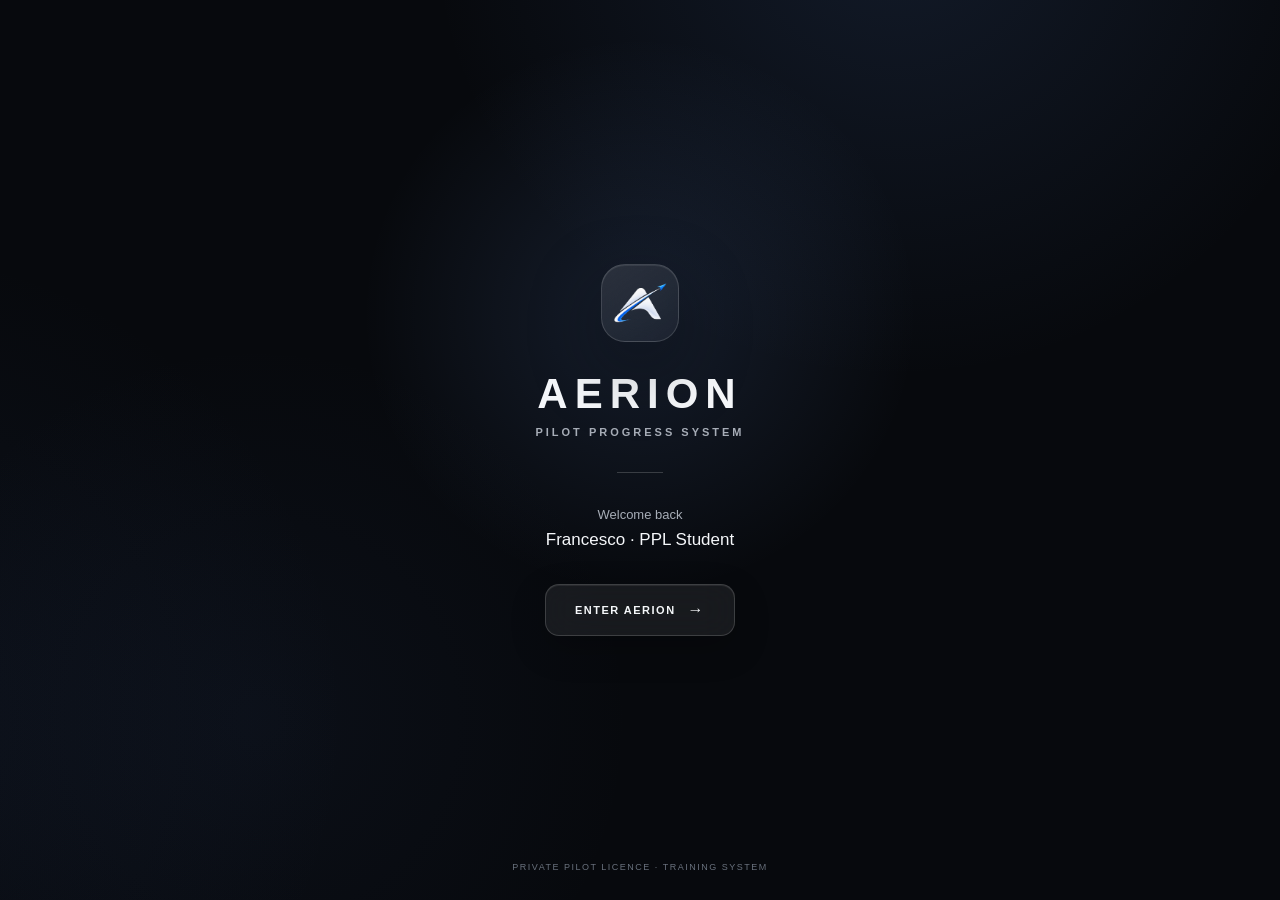
<file: index.html>
<!DOCTYPE html>
<html lang="en">

<head>

    <meta charset="UTF-8">

    <meta
        name="viewport"
        content="width=device-width, initial-scale=1.0"
    >

    <meta
        name="theme-color"
        content="#07090d"
    >

    <title>AERION — Pilot Progress System</title>

    <link
        rel="stylesheet"
        href="css/global.css"
    >

    <style>

        * {
            box-sizing: border-box;
        }


        body {
            margin: 0;
            min-height: 100vh;

            display: flex;
            align-items: center;
            justify-content: center;

            overflow: hidden;
        }


        .landing {
            position: relative;

            width: 100%;
            min-height: 100vh;

            display: flex;
            align-items: center;
            justify-content: center;

            padding: 40px;
        }


        .landing-background {
            position: absolute;
            inset: 0;

            pointer-events: none;

            background:
                radial-gradient(
                    circle at 50% 35%,
                    rgba(121,169,255,.13),
                    transparent 32%
                ),
                radial-gradient(
                    circle at 20% 80%,
                    rgba(60,90,150,.08),
                    transparent 30%
                );
        }


        .landing-content {
            position: relative;
            z-index: 2;

            width: min(520px, 100%);

            text-align: center;

            animation:
                landingAppear .8s ease forwards;
        }


        .logo-mark {
            width: 78px;
            height: 78px;

            margin: 0 auto 28px;

            display: flex;
            align-items: center;
            justify-content: center;

            border: 1px solid var(--border-light);

            border-radius: 24px;

            background:
                linear-gradient(
                    145deg,
                    rgba(255,255,255,.10),
                    rgba(255,255,255,.035)
                );

            box-shadow:
                0 25px 70px rgba(0,0,0,.35),
                inset 0 1px 0 rgba(255,255,255,.08);

            color: var(--text);

            font-size: 30px;
            font-weight: 700;

            letter-spacing: -2px;

            backdrop-filter: blur(20px);
            -webkit-backdrop-filter: blur(20px);
        }

.logo-mark img {
    width: 58px;
    height: 58px;

    object-fit: contain;
    display: block;

    border-radius: 16px;
}
        .brand-name {
            margin-bottom: 8px;

            color: var(--text);

            font-size: 42px;
            font-weight: 700;

            letter-spacing: 7px;
        }


        .brand-subtitle {
            color: var(--text-secondary);

            font-size: 11px;
            font-weight: 600;

            letter-spacing: 3px;
            text-transform: uppercase;
        }


        .landing-divider {
            width: 46px;
            height: 1px;

            margin: 34px auto;

            background:
                rgba(255,255,255,.18);
        }


        .landing-welcome {
            margin-bottom: 8px;

            color: var(--text-secondary);

            font-size: 13px;
        }


        .landing-profile {
            margin-bottom: 34px;

            color: var(--text);

            font-size: 17px;
            font-weight: 500;
        }


        .enter-button {
            position: relative;

            display: inline-flex;
            align-items: center;
            justify-content: center;

            min-width: 190px;
            height: 52px;

            padding: 0 26px;

            border: 1px solid
                rgba(255,255,255,.16);

            border-radius: 14px;

            background:
                rgba(255,255,255,.07);

            color: var(--text);

            text-decoration: none;

            font-size: 11px;
            font-weight: 700;

            letter-spacing: 1.5px;
            text-transform: uppercase;

            box-shadow:
                0 12px 35px rgba(0,0,0,.22),
                inset 0 1px 0 rgba(255,255,255,.07);

            backdrop-filter: blur(18px);
            -webkit-backdrop-filter: blur(18px);

            transition:
                transform .25s ease,
                background .25s ease,
                border-color .25s ease,
                box-shadow .25s ease;
        }


        .enter-button:hover {

            transform: translateY(-2px);

            background:
                rgba(255,255,255,.11);

            border-color:
                rgba(121,169,255,.35);

            box-shadow:
                0 18px 45px rgba(0,0,0,.30),
                0 0 35px rgba(121,169,255,.08);
        }


        .enter-button:active {
            transform: translateY(0);
        }


        .enter-arrow {
            margin-left: 12px;

            font-size: 16px;

            transition:
                transform .25s ease;
        }


        .enter-button:hover .enter-arrow {
            transform: translateX(4px);
        }


        .landing-footer {
            position: absolute;

            bottom: 28px;
            left: 0;
            right: 0;

            text-align: center;

            color: var(--text-muted);

            font-size: 9px;

            letter-spacing: 1.5px;
            text-transform: uppercase;
        }


        @keyframes landingAppear {

            from {
                opacity: 0;
                transform: translateY(12px);
            }

            to {
                opacity: 1;
                transform: translateY(0);
            }

        }


        @media (max-width: 600px) {

            .landing {
                padding: 24px;
            }


            .brand-name {
                font-size: 34px;
                letter-spacing: 5px;
            }


            .brand-subtitle {
                font-size: 9px;
                letter-spacing: 2px;
            }


            .logo-mark {
                width: 68px;
                height: 68px;

                border-radius: 21px;

                font-size: 26px;
            }

        }

    </style>

</head>


<body>

    <main class="landing">

        <div class="landing-background"></div>


        <div class="landing-content">

<div class="logo-mark">
    <img src="logo.png" alt="AERION">
</div>


            <div class="brand-name">
                AERION
            </div>


            <div class="brand-subtitle">
                Pilot Progress System
            </div>


            <div class="landing-divider"></div>


            <div class="landing-welcome">
                Welcome back
            </div>


            <div class="landing-profile">
                Francesco · PPL Student
            </div>


            <a
                href="dashboard/index.html"
                class="enter-button"
            >

                Enter AERION

                <span class="enter-arrow">
                    →
                </span>

            </a>

        </div>


        <div class="landing-footer">
            Private Pilot Licence · Training System
        </div>

    </main>
<script src="js/pwa.js"></script>
</body>

</html>
</file>
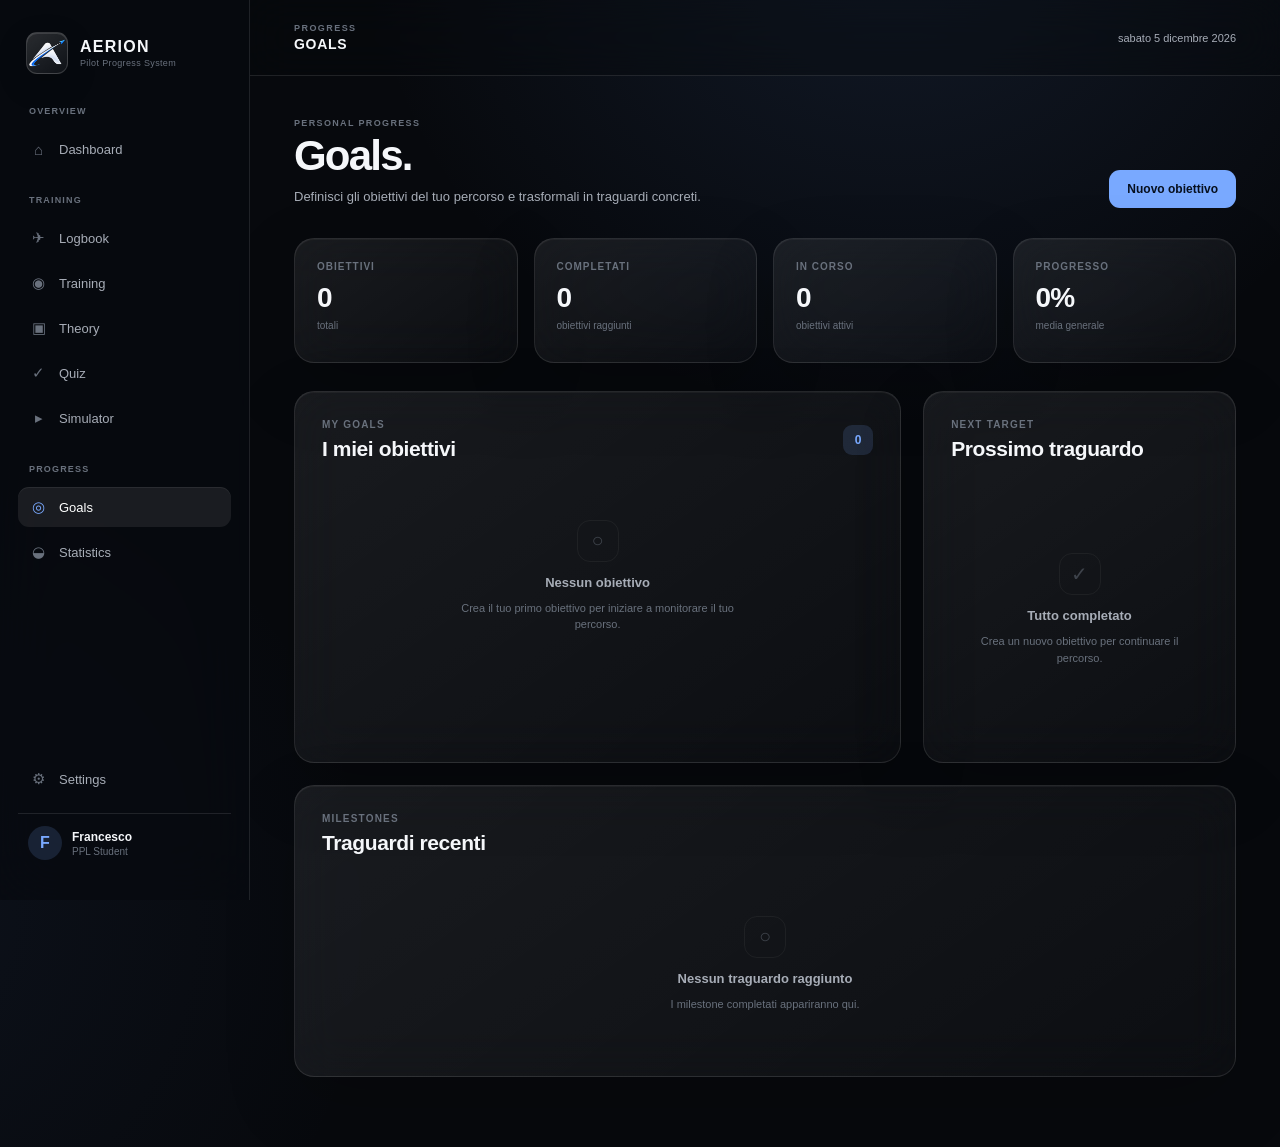
<file: goals/index.html>
<!DOCTYPE html>
<html lang="it">
<head>
    <meta charset="UTF-8">
    <meta name="viewport" content="width=device-width, initial-scale=1.0">
    <meta name="theme-color" content="#07090d">
<link rel="manifest" href="../manifest.json">
    <title>AERION — Goals</title>

    <link rel="stylesheet" href="../css/global.css">
    <link rel="stylesheet" href="../css/goals.css">
</head>

<body>

<div class="app-shell">

    <aside class="sidebar">

        <div class="brand">
            <div class="brand-mark">
    <img src="../logo.png" alt="AERION">
</div>

            <div>
                <div class="brand-name">AERION</div>
                <div class="brand-subtitle">Pilot Progress System</div>
            </div>
        </div>

        <nav class="navigation">

            <div class="nav-section">
                <span>OVERVIEW</span>

                <a href="../dashboard/index.html" class="nav-item">
                    <span class="nav-icon">⌂</span>
                    Dashboard
                </a>
            </div>

            <div class="nav-section">
                <span>TRAINING</span>

                <a href="../logbook/index.html" class="nav-item">
                    <span class="nav-icon">✈</span>
                    Logbook
                </a>

                <a href="../training/index.html" class="nav-item">
                    <span class="nav-icon">◉</span>
                    Training
                </a>

                <a href="../theory/index.html" class="nav-item">
                    <span class="nav-icon">▣</span>
                    Theory
                </a>

                <a href="../quiz/index.html" class="nav-item">
                    <span class="nav-icon">✓</span>
                    Quiz
                </a>

                <a href="../simulator/index.html" class="nav-item">
                    <span class="nav-icon">▸</span>
                    Simulator
                </a>
            </div>

            <div class="nav-section">
                <span>PROGRESS</span>

                <a href="./index.html" class="nav-item active">
                    <span class="nav-icon">◎</span>
                    Goals
                </a>

                <a href="../statistics/index.html" class="nav-item">
                    <span class="nav-icon">◒</span>
                    Statistics
                </a>
            </div>

        </nav>

        <div class="sidebar-bottom">

            <a href="../settings/index.html" class="nav-item">
                <span class="nav-icon">⚙</span>
                Settings
            </a>

            <div class="profile-mini">

                <div class="profile-avatar" id="profileInitial">
                    F
                </div>

                <div>
                    <strong id="profileName">Francesco</strong>
                    <small>PPL Student</small>
                </div>

            </div>

        </div>

    </aside>


    <main class="main-content">

        <header class="topbar">

            <div>
                <div class="topbar-label">PROGRESS</div>
                <div class="topbar-title">GOALS</div>
            </div>

            <div class="topbar-date" id="currentDate"></div>

        </header>


        <section class="page-content goals-page">


            <div class="welcome">

                <div>
                    <p class="eyebrow">PERSONAL PROGRESS</p>

                    <h1>Goals.</h1>

                    <p class="welcome-description">
                        Definisci gli obiettivi del tuo percorso
                        e trasformali in traguardi concreti.
                    </p>
                </div>

                <button
                    class="primary-button"
                    id="addGoalButton"
                >
                    Nuovo obiettivo
                </button>

            </div>


            <section class="goals-overview">

                <div class="metric-card glass">

                    <span class="metric-label">
                        OBIETTIVI
                    </span>

                    <strong id="totalGoals">
                        0
                    </strong>

                    <small>
                        totali
                    </small>

                </div>


                <div class="metric-card glass">

                    <span class="metric-label">
                        COMPLETATI
                    </span>

                    <strong id="completedGoals">
                        0
                    </strong>

                    <small>
                        obiettivi raggiunti
                    </small>

                </div>


                <div class="metric-card glass">

                    <span class="metric-label">
                        IN CORSO
                    </span>

                    <strong id="activeGoals">
                        0
                    </strong>

                    <small>
                        obiettivi attivi
                    </small>

                </div>


                <div class="metric-card glass">

                    <span class="metric-label">
                        PROGRESSO
                    </span>

                    <strong id="averageProgress">
                        0%
                    </strong>

                    <small>
                        media generale
                    </small>

                </div>

            </section>


            <section class="goals-layout">


                <div class="glass goals-main">

                    <div class="panel-header">

                        <div>
                            <p class="card-label">
                                MY GOALS
                            </p>

                            <h3>
                                I miei obiettivi
                            </h3>
                        </div>

                        <span
                            class="activity-count"
                            id="goalCount"
                        >
                            0
                        </span>

                    </div>


                    <div
                        id="goalsContainer"
                        class="goals-container"
                    >

                        <div class="empty-state">

                            <div class="empty-icon">
                                ○
                            </div>

                            <strong>
                                Nessun obiettivo
                            </strong>

                            <span>
                                Crea il tuo primo obiettivo
                                per iniziare a monitorare
                                il tuo percorso.
                            </span>

                        </div>

                    </div>

                </div>


                <div class="glass goals-side">

                    <div class="panel-header">

                        <div>
                            <p class="card-label">
                                NEXT TARGET
                            </p>

                            <h3>
                                Prossimo traguardo
                            </h3>
                        </div>

                    </div>


                    <div
                        id="nextGoal"
                        class="next-goal"
                    >

                        <div class="empty-state">

                            <div class="empty-icon">
                                ○
                            </div>

                            <strong>
                                Nessun traguardo
                            </strong>

                            <span>
                                Il prossimo obiettivo
                                apparirà qui.
                            </span>

                        </div>

                    </div>

                </div>

            </section>


            <section class="glass milestones-panel">

                <div class="panel-header">

                    <div>
                        <p class="card-label">
                            MILESTONES
                        </p>

                        <h3>
                            Traguardi recenti
                        </h3>
                    </div>

                </div>


                <div
                    id="milestonesContainer"
                    class="milestones-container"
                >

                    <div class="empty-state">

                        <div class="empty-icon">
                            ○
                        </div>

                        <strong>
                            Nessun traguardo raggiunto
                        </strong>

                        <span>
                            I milestone completati
                            appariranno qui.
                        </span>

                    </div>

                </div>

            </section>


        </section>

    </main>

</div>


<div
    id="goalModal"
    class="modal hidden"
>

    <div class="modal-backdrop"></div>

    <div class="modal-card">

        <div class="modal-header">

            <div>
                <p class="card-label">
                    NEW GOAL
                </p>

                <h3>
                    Crea obiettivo
                </h3>
            </div>

            <button
                type="button"
                class="modal-close"
                id="closeGoalModal"
            >
                ×
            </button>

        </div>


        <form id="goalForm">

            <div class="form-field">

                <label for="goalTitle">
                    Obiettivo
                </label>

                <input
                    type="text"
                    id="goalTitle"
                    placeholder="es. Completare il PPL"
                    required
                >

            </div>


            <div class="form-field">

                <label for="goalDescription">
                    Descrizione
                </label>

                <textarea
                    id="goalDescription"
                    rows="3"
                    placeholder="Descrivi il tuo obiettivo..."
                ></textarea>

            </div>


            <div class="form-grid">

                <div class="form-field">

                    <label for="goalCategory">
                        Categoria
                    </label>

                    <select id="goalCategory">

                        <option value="Training">
                            Training
                        </option>

                        <option value="Theory">
                            Theory
                        </option>

                        <option value="Flight">
                            Flight
                        </option>

                        <option value="Career">
                            Career
                        </option>

                        <option value="Personal">
                            Personal
                        </option>

                    </select>

                </div>


                <div class="form-field">

                    <label for="goalDeadline">
                        Scadenza
                    </label>

                    <input
                        type="date"
                        id="goalDeadline"
                    >

                </div>

            </div>


            <div class="form-field">

                <label for="goalTarget">
                    Progresso iniziale
                </label>

                <input
                    type="number"
                    id="goalTarget"
                    min="0"
                    max="100"
                    value="0"
                >

            </div>


            <div class="modal-actions">

                <button
                    type="button"
                    class="secondary-button"
                    id="cancelGoalButton"
                >
                    Annulla
                </button>

                <button
                    type="submit"
                    class="primary-button"
                >
                    Crea obiettivo
                </button>

            </div>

        </form>

    </div>

</div>


<script src="../js/app.js"></script>
<script src="../js/pwa.js"></script>
<script src="../js/goals.js"></script>

</body>
</html>
</file>
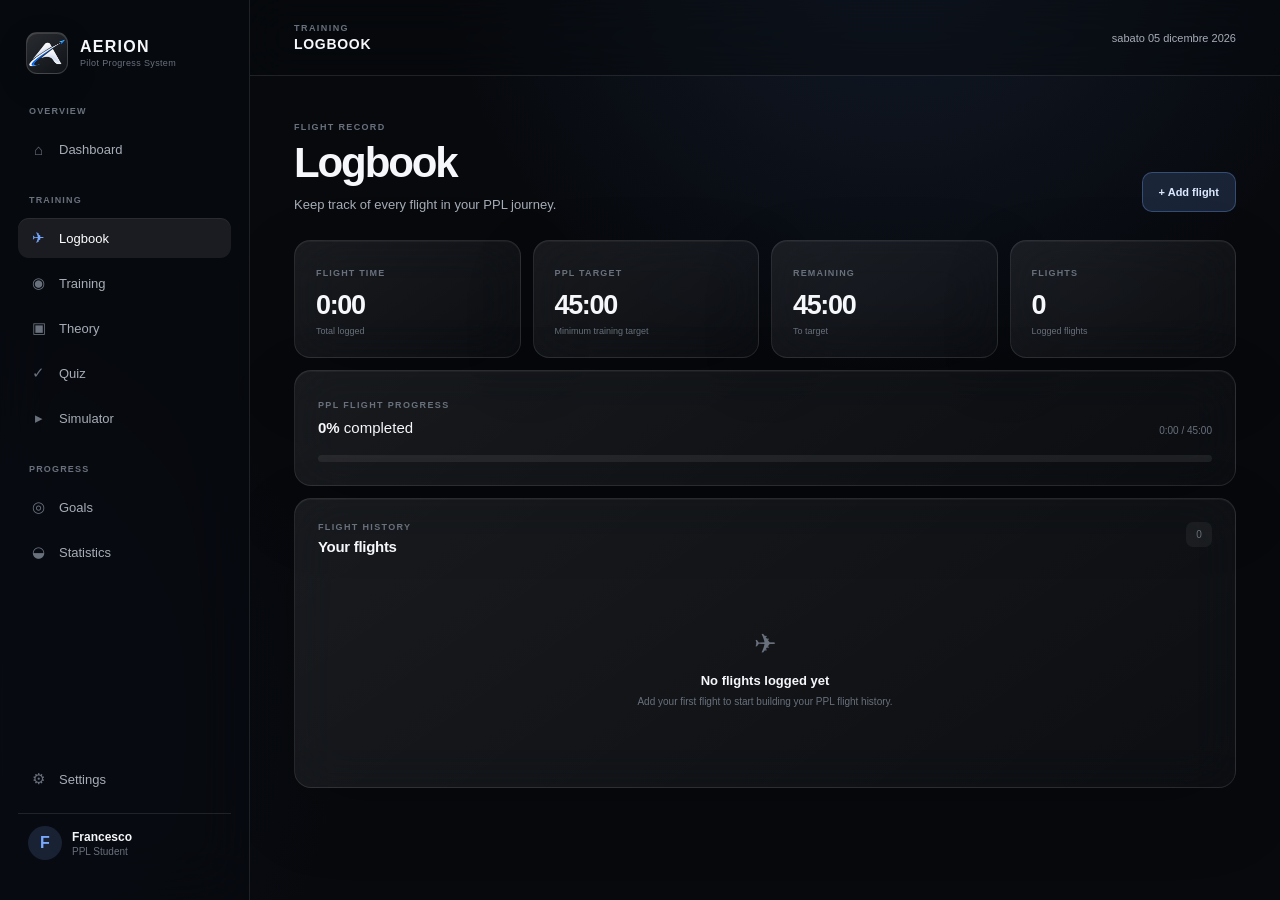
<file: logbook/index.html>
<!DOCTYPE html>
<html lang="it">

<head>
    <meta charset="UTF-8">
    <meta name="viewport" content="width=device-width, initial-scale=1.0">
<meta name="theme-color" content="#07090d">
    <title>AERION — Logbook</title>

    <link rel="stylesheet" href="../css/global.css">
    <link rel="stylesheet" href="../css/logbook.css">
    <link rel="manifest" href="../manifest.json">
</head>

<body>

<div class="app-shell">

    <aside class="sidebar">

        <div class="brand">
            <div class="brand-mark">
    <img src="../logo.png" alt="AERION">
</div>

            <div>
                <div class="brand-name">AERION</div>
                <div class="brand-subtitle">Pilot Progress System</div>
            </div>
        </div>

        <nav class="navigation">

            <div class="nav-section">

                <span>OVERVIEW</span>

                <a href="../dashboard/index.html" class="nav-item">
                    <span class="nav-icon">⌂</span>
                    Dashboard
                </a>

            </div>

            <div class="nav-section">

                <span>TRAINING</span>

                <a href="index.html" class="nav-item active">
                    <span class="nav-icon">✈</span>
                    Logbook
                </a>

                <a href="../training/index.html" class="nav-item">
                    <span class="nav-icon">◉</span>
                    Training
                </a>

                <a href="../theory/index.html" class="nav-item">
                    <span class="nav-icon">▣</span>
                    Theory
                </a>

                <a href="../quiz/index.html" class="nav-item">
                    <span class="nav-icon">✓</span>
                    Quiz
                </a>

                <a href="../simulator/index.html" class="nav-item">
                    <span class="nav-icon">▸</span>
                    Simulator
                </a>

            </div>

            <div class="nav-section">

                <span>PROGRESS</span>

                <a href="../goals/index.html" class="nav-item">
                    <span class="nav-icon">◎</span>
                    Goals
                </a>

                <a href="../statistics/index.html" class="nav-item">
                    <span class="nav-icon">◒</span>
                    Statistics
                </a>

            </div>

        </nav>

        <div class="sidebar-bottom">

            <a href="../settings/index.html" class="nav-item">
                <span class="nav-icon">⚙</span>
                Settings
            </a>

            <div class="profile-mini">

                <div class="profile-avatar">F</div>

                <div>
                    <strong>Francesco</strong>
                    <small>PPL Student</small>
                </div>

            </div>

        </div>

    </aside>


    <main class="main-content">

        <header class="topbar">

            <div>
                <div class="topbar-label">TRAINING</div>
                <div class="topbar-title">LOGBOOK</div>
            </div>

            <div class="topbar-date" id="currentDate"></div>

        </header>


        <section class="page-content logbook-page">

            <div class="page-heading">

                <div>

                    <p class="eyebrow">
                        FLIGHT RECORD
                    </p>

                    <h1>Logbook</h1>

                    <p>
                        Keep track of every flight in your PPL journey.
                    </p>

                </div>

                <button
                    class="primary-button"
                    id="openFlightModal"
                >
                    + Add flight
                </button>

            </div>


            <section class="flight-summary">

                <div class="summary-card glass">

                    <span>FLIGHT TIME</span>

                    <strong id="totalFlightTime">
                        0:00
                    </strong>

                    <small>
                        Total logged
                    </small>

                </div>


                <div class="summary-card glass">

                    <span>PPL TARGET</span>

                    <strong>
                        45:00
                    </strong>

                    <small>
                        Minimum training target
                    </small>

                </div>


                <div class="summary-card glass">

                    <span>REMAINING</span>

                    <strong id="remainingFlightTime">
                        45:00
                    </strong>

                    <small>
                        To target
                    </small>

                </div>


                <div class="summary-card glass">

                    <span>FLIGHTS</span>

                    <strong id="flightCount">
                        0
                    </strong>

                    <small>
                        Logged flights
                    </small>

                </div>

            </section>


            <section class="glass progress-card">

                <div class="progress-card-header">

                    <div>
                        <span class="card-label">
                            PPL FLIGHT PROGRESS
                        </span>

                        <h3>
                            <span id="flightPercentage">0%</span>
                            completed
                        </h3>
                    </div>

                    <span id="flightProgressHours">
                        0:00 / 45:00
                    </span>

                </div>

                <div class="progress-track large">

                    <div
                        class="progress-fill"
                        id="flightProgressBar"
                        style="width:0%"
                    ></div>

                </div>

            </section>


            <section class="glass flights-panel">

                <div class="panel-header">

                    <div>

                        <p class="card-label">
                            FLIGHT HISTORY
                        </p>

                        <h3>
                            Your flights
                        </h3>

                    </div>

                    <span
                        class="flight-count-badge"
                        id="historyCount"
                    >
                        0
                    </span>

                </div>


                <div
                    id="flightList"
                    class="flight-list"
                ></div>

            </section>

        </section>

    </main>

</div>


<div
    class="modal-overlay"
    id="flightModal"
>

    <div class="modal glass">

        <div class="modal-header">

            <div>

                <p class="card-label">
                    FLIGHT RECORD
                </p>

                <h2>
                    Add flight
                </h2>

            </div>

            <button
                class="modal-close"
                id="closeFlightModal"
            >
                ×
            </button>

        </div>


        <form id="flightForm">

            <div class="form-grid">

                <label>
                    <span>Date</span>

                    <input
                        type="date"
                        id="flightDate"
                        required
                    >
                </label>


                <label>
                    <span>Aircraft</span>

                    <input
                        type="text"
                        id="flightAircraft"
                        placeholder="es. Tecnam P92"
                    >
                </label>


                <label>
                    <span>Departure</span>

                    <input
                        type="text"
                        id="flightDeparture"
                        placeholder="es. LIBR"
                        required
                    >
                </label>


                <label>
                    <span>Arrival</span>

                    <input
                        type="text"
                        id="flightArrival"
                        placeholder="es. LIBR"
                        required
                    >
                </label>


                <label>
                    <span>Flight time</span>

                    <input
                        type="text"
                        id="flightDuration"
                        placeholder="01:30"
                        pattern="[0-9]{1,2}:[0-9]{2}"
                        required
                    >
                </label>


                <label>
                    <span>Type</span>

                    <select id="flightType">

                        <option value="Training">
                            Training
                        </option>

                        <option value="Solo">
                            Solo
                        </option>

                        <option value="Dual">
                            Dual
                        </option>

                        <option value="Navigation">
                            Navigation
                        </option>

                        <option value="Other">
                            Other
                        </option>

                    </select>

                </label>

            </div>


            <label class="full-field">

                <span>Notes</span>

                <textarea
                    id="flightNotes"
                    placeholder="Scrivi qui ciò che vuoi ricordare di questo volo..."
                ></textarea>

            </label>


            <div class="modal-actions">

                <button
                    type="button"
                    class="secondary-button"
                    id="cancelFlight"
                >
                    Cancel
                </button>

                <button
                    type="submit"
                    class="primary-button"
                >
                    Save flight
                </button>

            </div>

        </form>

    </div>

</div>


<script src="../js/app.js"></script>
<script src="../js/pwa.js"></script>
<script src="../js/logbook.js"></script>

</body>

</html>
</file>
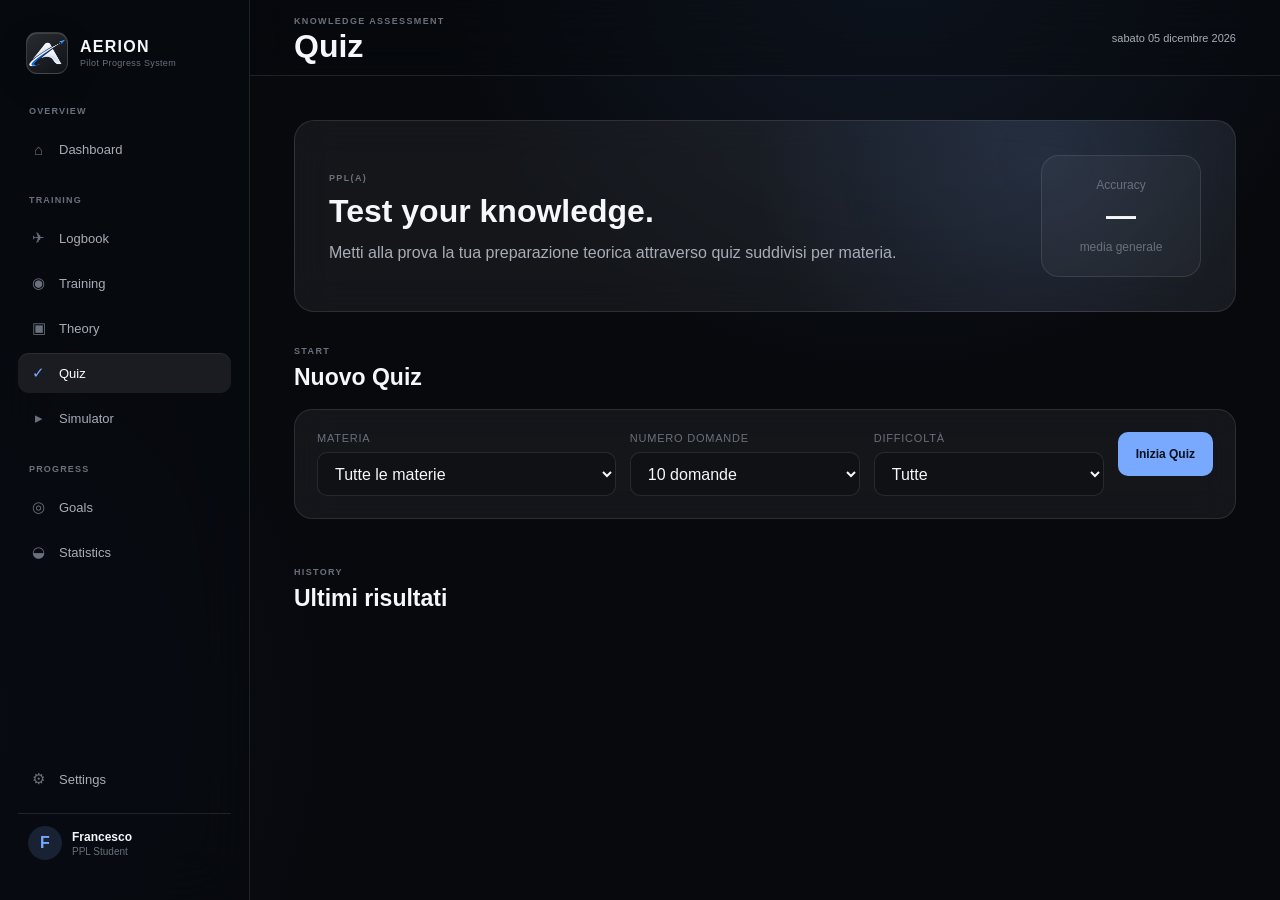
<file: quiz/index.html>
<!DOCTYPE html>
<html lang="it">
<head>
    <meta charset="UTF-8">
    <meta name="viewport" content="width=device-width, initial-scale=1.0">
<meta name="theme-color" content="#07090d">
    <title>AERION — Quiz</title>

    <link rel="stylesheet" href="../css/global.css">
    <link rel="stylesheet" href="../css/quiz.css">
    <link rel="manifest" href="../manifest.json">
</head>

<body>

<div class="app">

<aside class="sidebar">

    <div class="brand">
       <div class="brand-mark">
    <img src="../logo.png" alt="AERION">
</div>

        <div>
            <div class="brand-name">AERION</div>
            <div class="brand-subtitle">Pilot Progress System</div>
        </div>
    </div>

    <nav class="navigation">

        <div class="nav-section">
            <span>OVERVIEW</span>

            <a href="../dashboard/index.html" class="nav-item">
                <span class="nav-icon">⌂</span>
                Dashboard
            </a>
        </div>

        <div class="nav-section">
            <span>TRAINING</span>

            <a href="../logbook/index.html" class="nav-item">
                <span class="nav-icon">✈</span>
                Logbook
            </a>

            <a href="../training/index.html" class="nav-item">
                <span class="nav-icon">◉</span>
                Training
            </a>

            <a href="../theory/index.html" class="nav-item">
                <span class="nav-icon">▣</span>
                Theory
            </a>

            <a href="./index.html" class="nav-item active">
                <span class="nav-icon">✓</span>
                Quiz
            </a>

            <a href="../simulator/index.html" class="nav-item">
                <span class="nav-icon">▸</span>
                Simulator
            </a>
        </div>

        <div class="nav-section">
            <span>PROGRESS</span>

            <a href="../goals/index.html" class="nav-item">
                <span class="nav-icon">◎</span>
                Goals
            </a>

            <a href="../statistics/index.html" class="nav-item">
                <span class="nav-icon">◒</span>
                Statistics
            </a>
        </div>

    </nav>

    <div class="sidebar-bottom">

        <a href="../settings/index.html" class="nav-item">
            <span class="nav-icon">⚙</span>
            Settings
        </a>

        <div class="profile-mini">
            <div class="profile-avatar" id="profileInitial">F</div>

            <div>
                <strong id="profileName">Francesco</strong>
                <small>PPL Student</small>
            </div>
        </div>

    </div>

</aside>


    <main class="main-content">

        <header class="topbar">

            <div>
                <span class="eyebrow">KNOWLEDGE ASSESSMENT</span>
                <h1>Quiz</h1>
            </div>

            <div class="topbar-date" id="currentDate"></div>

        </header>


        <section id="quizHome">

            <section class="quiz-hero">

                <div>

                    <span class="eyebrow">PPL(A)</span>

                    <h2>Test your knowledge.</h2>

                    <p>
                        Metti alla prova la tua preparazione teorica
                        attraverso quiz suddivisi per materia.
                    </p>

                </div>

                <div class="quiz-hero-stat">

                    <span>Accuracy</span>

                    <strong id="globalAccuracy">—</strong>

                    <small>media generale</small>

                </div>

            </section>


            <section class="quiz-options">

                <div class="section-heading">

                    <div>
                        <span class="eyebrow">START</span>
                        <h2>Nuovo Quiz</h2>
                    </div>

                </div>


                <div class="quiz-config">

                    <div class="config-field">

                        <label>Materia</label>

                        <select id="subjectSelect">
                            <option value="all">Tutte le materie</option>
                        </select>

                    </div>


                    <div class="config-field">

                        <label>Numero domande</label>

                        <select id="questionCount">

                            <option value="5">5 domande</option>
                            <option value="10" selected>10 domande</option>
                            <option value="15">15 domande</option>
                            <option value="20">20 domande</option>

                        </select>

                    </div>


                    <div class="config-field">

                        <label>Difficoltà</label>

                        <select id="difficultySelect">

                            <option value="all">Tutte</option>
                            <option value="easy">Base</option>
                            <option value="medium">Intermedia</option>
                            <option value="hard">Avanzata</option>

                        </select>

                    </div>


                    <button
                        class="primary-button"
                        id="startQuizButton">
                        Inizia Quiz
                    </button>

                </div>

            </section>


            <section class="quiz-history-section">

                <div class="section-heading">

                    <div>
                        <span class="eyebrow">HISTORY</span>
                        <h2>Ultimi risultati</h2>
                    </div>

                </div>

                <div
                    id="quizHistory"
                    class="quiz-history">
                </div>

            </section>

        </section>


        <section
            id="quizSession"
            class="quiz-session hidden">

            <div class="quiz-session-header">

                <div>

                    <span class="eyebrow" id="sessionSubject">
                        PPL
                    </span>

                    <h2 id="questionNumber">
                        Domanda 1
                    </h2>

                </div>

                <div class="quiz-score">

                    <span>Score</span>

                    <strong id="sessionScore">0 / 0</strong>

                </div>

            </div>


            <div class="question-progress">

                <div
                    class="question-progress-fill"
                    id="questionProgress">
                </div>

            </div>


            <article class="question-card">

                <div class="question-meta">

                    <span id="questionDifficulty">
                        Intermedia
                    </span>

                    <span id="questionSubjectBadge">
                        Air Law
                    </span>

                </div>


                <h2 id="questionText">
                    Question
                </h2>


                <div
                    id="answersContainer"
                    class="answers-container">
                </div>


                <div
                    id="answerFeedback"
                    class="answer-feedback">
                </div>


                <div class="question-actions">

                    <button
                        class="secondary-button"
                        id="quitQuizButton">
                        Esci
                    </button>

                    <button
                        class="primary-button"
                        id="nextQuestionButton"
                        disabled>
                        Continua
                    </button>

                </div>

            </article>

        </section>


        <section
            id="quizResult"
            class="quiz-result hidden">

            <div class="result-card">

                <span class="eyebrow">QUIZ COMPLETED</span>

                <h2>Session complete.</h2>

                <div class="result-score">

                    <strong id="resultPercentage">
                        0%
                    </strong>

                    <span id="resultCorrect">
                        0 / 0 corrette
                    </span>

                </div>


                <div class="result-stats">

                    <div>
                        <span>Corrette</span>
                        <strong id="resultCorrectCount">0</strong>
                    </div>

                    <div>
                        <span>Errate</span>
                        <strong id="resultWrongCount">0</strong>
                    </div>

                    <div>
                        <span>Accuracy</span>
                        <strong id="resultAccuracy">0%</strong>
                    </div>

                </div>


                <div class="result-actions">

                    <button
                        class="secondary-button"
                        id="backHomeButton">
                        Torna ai Quiz
                    </button>

                    <button
                        class="primary-button"
                        id="retryQuizButton">
                        Ripeti Quiz
                    </button>

                </div>

            </div>

        </section>

    </main>

</div>


<script src="../js/app.js"></script>
<script src="../js/pwa.js"></script>
<script src="../js/quiz.js"></script>

</body>
</html>
</file>
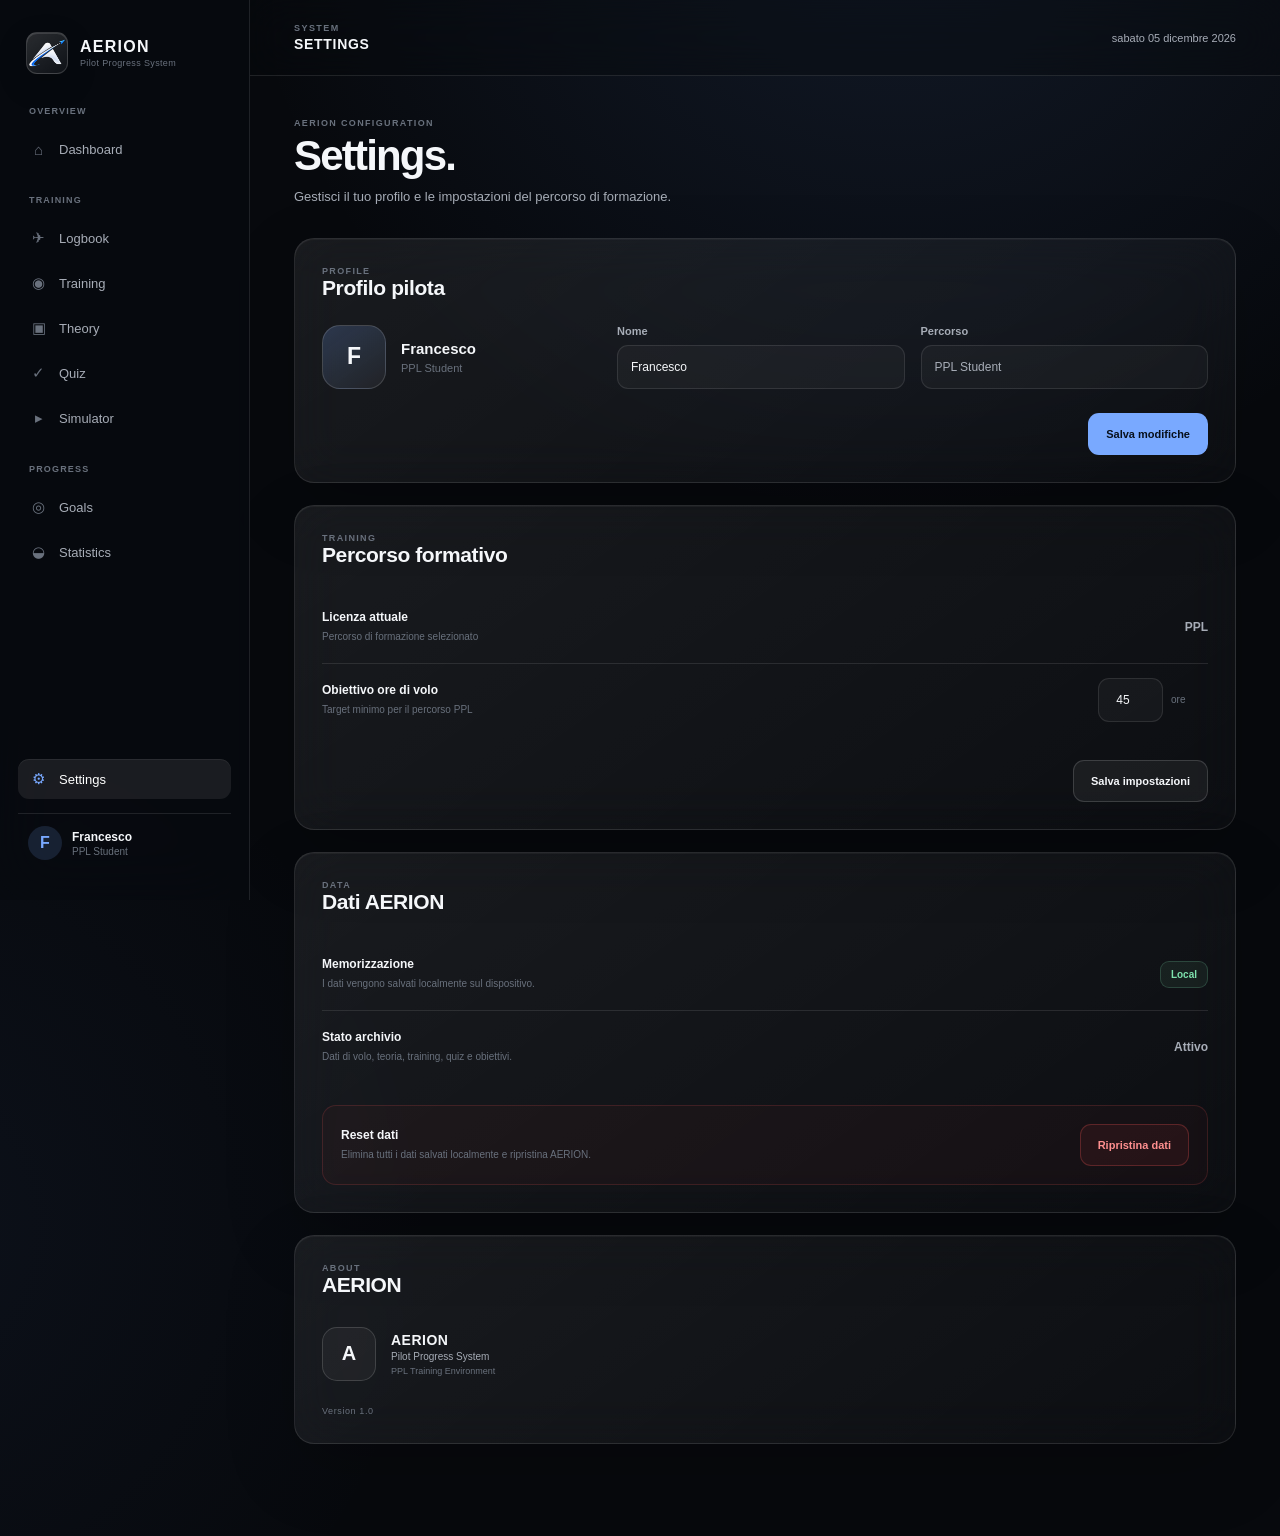
<file: settings/index.html>
<!DOCTYPE html>
<html lang="it">

<head>

    <meta charset="UTF-8">
    <meta
        name="viewport"
        content="width=device-width, initial-scale=1.0"
    >

    <meta
        name="theme-color"
        content="#07090d"
    >
<link rel="manifest" href="../manifest.json">
    <title>AERION — Settings</title>

    <link
        rel="stylesheet"
        href="../css/global.css"
    >

    <link
        rel="stylesheet"
        href="../css/settings.css"
    >

</head>


<body>

<div class="app-shell">


    <!-- =====================================================
         SIDEBAR
    ====================================================== -->

    <aside class="sidebar">

        <div class="brand">

            <div class="brand-mark">
    <img src="../logo.png" alt="AERION">
</div>

            <div>

                <div class="brand-name">
                    AERION
                </div>

                <div class="brand-subtitle">
                    Pilot Progress System
                </div>

            </div>

        </div>


        <nav class="navigation">


            <!-- OVERVIEW -->

            <div class="nav-section">

                <span>
                    OVERVIEW
                </span>

                <a
                    href="../dashboard/index.html"
                    class="nav-item"
                >

                    <span class="nav-icon">
                        ⌂
                    </span>

                    Dashboard

                </a>

            </div>


            <!-- TRAINING -->

            <div class="nav-section">

                <span>
                    TRAINING
                </span>


                <a
                    href="../logbook/index.html"
                    class="nav-item"
                >

                    <span class="nav-icon">
                        ✈
                    </span>

                    Logbook

                </a>


                <a
                    href="../training/index.html"
                    class="nav-item"
                >

                    <span class="nav-icon">
                        ◉
                    </span>

                    Training

                </a>


                <a
                    href="../theory/index.html"
                    class="nav-item"
                >

                    <span class="nav-icon">
                        ▣
                    </span>

                    Theory

                </a>


                <a
                    href="../quiz/index.html"
                    class="nav-item"
                >

                    <span class="nav-icon">
                        ✓
                    </span>

                    Quiz

                </a>


                <a
                    href="../simulator/index.html"
                    class="nav-item"
                >

                    <span class="nav-icon">
                        ▸
                    </span>

                    Simulator

                </a>

            </div>


            <!-- PROGRESS -->

            <div class="nav-section">

                <span>
                    PROGRESS
                </span>


                <a
                    href="../goals/index.html"
                    class="nav-item"
                >

                    <span class="nav-icon">
                        ◎
                    </span>

                    Goals

                </a>


                <a
                    href="../statistics/index.html"
                    class="nav-item"
                >

                    <span class="nav-icon">
                        ◒
                    </span>

                    Statistics

                </a>

            </div>

        </nav>


        <!-- SIDEBAR BOTTOM -->

        <div class="sidebar-bottom">

            <a
                href="./index.html"
                class="nav-item active"
            >

                <span class="nav-icon">
                    ⚙
                </span>

                Settings

            </a>


            <div class="profile-mini">

                <div
                    class="profile-avatar"
                    id="profileInitial"
                >
                    F
                </div>

                <div>

                    <strong id="profileName">
                        Francesco
                    </strong>

                    <small>
                        PPL Student
                    </small>

                </div>

            </div>

        </div>

    </aside>



    <!-- =====================================================
         MAIN
    ====================================================== -->

    <main class="main-content">


        <!-- TOPBAR -->

        <header class="topbar">

            <div>

                <div class="topbar-label">
                    SYSTEM
                </div>

                <div class="topbar-title">
                    SETTINGS
                </div>

            </div>


            <div
                class="topbar-date"
                id="currentDate"
            ></div>

        </header>



        <!-- PAGE -->

        <section class="page-content settings-page">


            <!-- HEADER -->

            <div class="welcome">

                <div>

                    <p class="eyebrow">
                        AERION CONFIGURATION
                    </p>

                    <h1>
                        Settings.
                    </h1>

                    <p class="welcome-description">
                        Gestisci il tuo profilo e le impostazioni
                        del percorso di formazione.
                    </p>

                </div>

            </div>



            <!-- PROFILE -->

            <section class="settings-section glass">

                <div class="settings-section-header">

                    <div>

                        <p class="card-label">
                            PROFILE
                        </p>

                        <h3>
                            Profilo pilota
                        </h3>

                    </div>

                </div>


                <div class="profile-settings">


                    <div class="profile-large">

                        <div
                            class="profile-large-avatar"
                            id="settingsInitial"
                        >
                            F
                        </div>


                        <div>

                            <strong id="settingsProfileName">
                                Francesco
                            </strong>

                            <span>
                                PPL Student
                            </span>

                        </div>

                    </div>


                    <div class="settings-fields">


                        <div class="setting-field">

                            <label for="profileNameInput">
                                Nome
                            </label>

                            <input
                                type="text"
                                id="profileNameInput"
                                placeholder="Il tuo nome"
                                autocomplete="off"
                            >

                        </div>


                        <div class="setting-field">

                            <label for="profileRoleInput">
                                Percorso
                            </label>

                            <input
                                type="text"
                                id="profileRoleInput"
                                value="PPL Student"
                                readonly
                            >

                        </div>


                    </div>


                </div>


                <div class="settings-actions">

                    <button
                        type="button"
                        class="primary-button"
                        id="saveProfileButton"
                    >
                        Salva modifiche
                    </button>

                </div>

            </section>



            <!-- TRAINING SETTINGS -->

            <section class="settings-section glass">

                <div class="settings-section-header">

                    <div>

                        <p class="card-label">
                            TRAINING
                        </p>

                        <h3>
                            Percorso formativo
                        </h3>

                    </div>

                </div>


                <div class="settings-list">


                    <div class="setting-row">

                        <div>

                            <strong>
                                Licenza attuale
                            </strong>

                            <span>
                                Percorso di formazione selezionato
                            </span>

                        </div>

                        <div class="setting-value">
                            PPL
                        </div>

                    </div>


                    <div class="setting-row">

                        <div>

                            <strong>
                                Obiettivo ore di volo
                            </strong>

                            <span>
                                Target minimo per il percorso PPL
                            </span>

                        </div>

                        <div class="target-input">

                            <input
                                type="number"
                                id="flightTargetInput"
                                min="1"
                                max="999"
                                step="1"
                            >

                            <span>
                                ore
                            </span>

                        </div>

                    </div>


                </div>


                <div class="settings-actions">

                    <button
                        type="button"
                        class="secondary-button"
                        id="saveTrainingButton"
                    >
                        Salva impostazioni
                    </button>

                </div>

            </section>



            <!-- DATA -->

            <section class="settings-section glass">

                <div class="settings-section-header">

                    <div>

                        <p class="card-label">
                            DATA
                        </p>

                        <h3>
                            Dati AERION
                        </h3>

                    </div>

                </div>


                <div class="settings-list">


                    <div class="setting-row">

                        <div>

                            <strong>
                                Memorizzazione
                            </strong>

                            <span>
                                I dati vengono salvati localmente
                                sul dispositivo.
                            </span>

                        </div>

                        <div class="status-badge">
                            Local
                        </div>

                    </div>


                    <div class="setting-row">

                        <div>

                            <strong>
                                Stato archivio
                            </strong>

                            <span>
                                Dati di volo, teoria, training,
                                quiz e obiettivi.
                            </span>

                        </div>

                        <div
                            class="setting-value"
                            id="dataStatus"
                        >
                            Attivo
                        </div>

                    </div>


                </div>


                <div class="danger-zone">

                    <div>

                        <strong>
                            Reset dati
                        </strong>

                        <span>
                            Elimina tutti i dati salvati
                            localmente e ripristina AERION.
                        </span>

                    </div>


                    <button
                        type="button"
                        class="danger-button"
                        id="resetDataButton"
                    >
                        Ripristina dati
                    </button>

                </div>

            </section>



            <!-- ABOUT -->

            <section class="settings-section glass">

                <div class="settings-section-header">

                    <div>

                        <p class="card-label">
                            ABOUT
                        </p>

                        <h3>
                            AERION
                        </h3>

                    </div>

                </div>


                <div class="about-content">

                    <div class="about-mark">
                        A
                    </div>

                    <div>

                        <strong>
                            AERION
                        </strong>

                        <span>
                            Pilot Progress System
                        </span>

                        <small>
                            PPL Training Environment
                        </small>

                    </div>

                </div>


                <div class="version">
                    Version 1.0
                </div>

            </section>


        </section>

    </main>

</div>


<script src="../js/app.js"></script>
<script src="../js/pwa.js"></script>
<script src="../js/settings.js"></script>

</body>

</html>
</file>
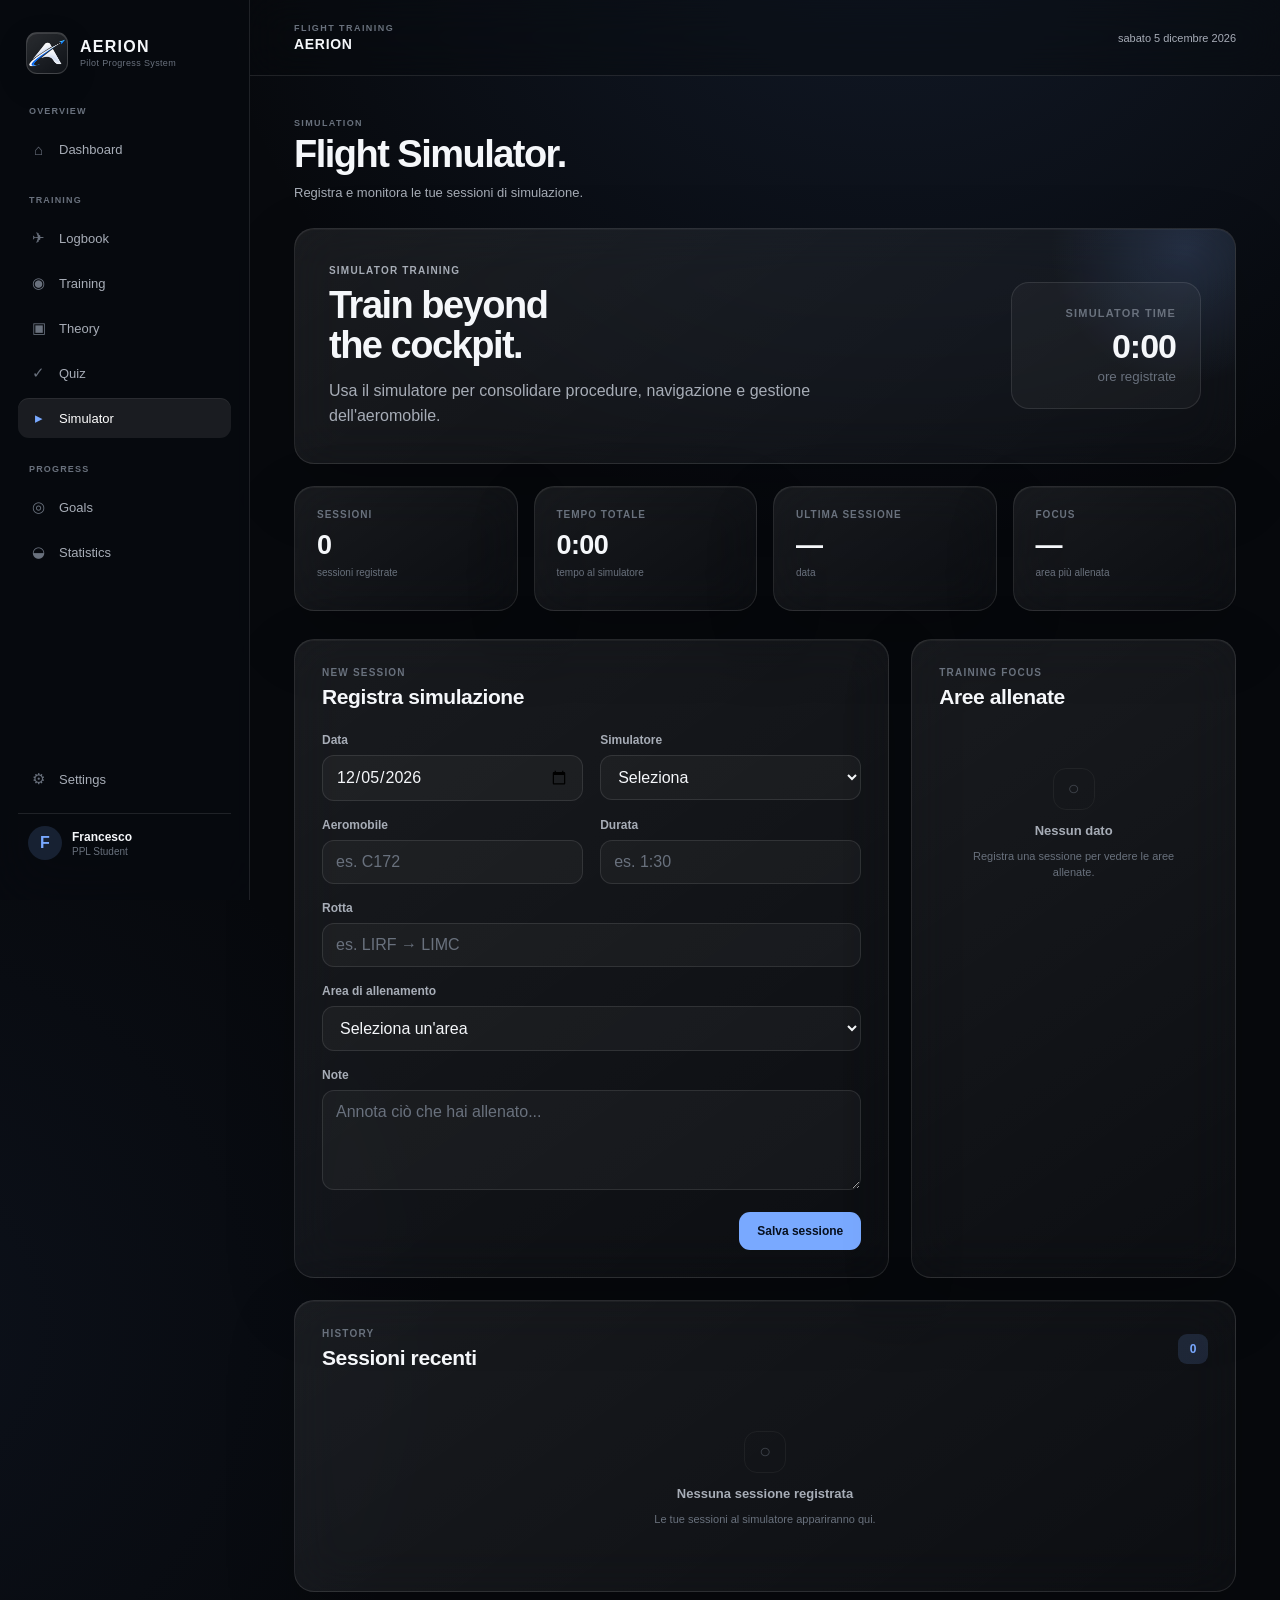
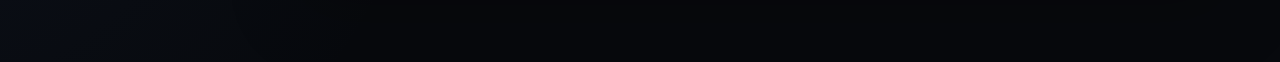
<file: simulator/index.html>
<!DOCTYPE html>
<html lang="it">
<head>
    <meta charset="UTF-8">
    <meta name="viewport" content="width=device-width, initial-scale=1.0">
    <meta name="theme-color" content="#07090d">

    <title>AERION — Simulator</title>

    <link rel="stylesheet" href="../css/global.css">
    <link rel="stylesheet" href="../css/simulator.css">
    <link rel="manifest" href="../manifest.json">
</head>

<body>

<div class="app-shell">

    <aside class="sidebar">

        <div class="brand">
            <div class="brand-mark">
    <img src="../logo.png" alt="AERION">
</div>

            <div>
                <div class="brand-name">AERION</div>
                <div class="brand-subtitle">Pilot Progress System</div>
            </div>
        </div>

        <nav class="navigation">

            <div class="nav-section">
                <span>OVERVIEW</span>

                <a href="../dashboard/index.html" class="nav-item">
                    <span class="nav-icon">⌂</span>
                    Dashboard
                </a>
            </div>

            <div class="nav-section">
                <span>TRAINING</span>

                <a href="../logbook/index.html" class="nav-item">
                    <span class="nav-icon">✈</span>
                    Logbook
                </a>

                <a href="../training/index.html" class="nav-item">
                    <span class="nav-icon">◉</span>
                    Training
                </a>

                <a href="../theory/index.html" class="nav-item">
                    <span class="nav-icon">▣</span>
                    Theory
                </a>

                <a href="../quiz/index.html" class="nav-item">
                    <span class="nav-icon">✓</span>
                    Quiz
                </a>

                <a href="./index.html" class="nav-item active">
                    <span class="nav-icon">▸</span>
                    Simulator
                </a>
            </div>

            <div class="nav-section">
                <span>PROGRESS</span>

                <a href="../goals/index.html" class="nav-item">
                    <span class="nav-icon">◎</span>
                    Goals
                </a>

                <a href="../statistics/index.html" class="nav-item">
                    <span class="nav-icon">◒</span>
                    Statistics
                </a>
            </div>

        </nav>

        <div class="sidebar-bottom">

            <a href="../settings/index.html" class="nav-item">
                <span class="nav-icon">⚙</span>
                Settings
            </a>

            <div class="profile-mini">

                <div class="profile-avatar" id="profileInitial">
                    F
                </div>

                <div>
                    <strong id="profileName">Francesco</strong>
                    <small>PPL Student</small>
                </div>

            </div>

        </div>

    </aside>


    <main class="main-content">

        <header class="topbar">

            <div>
                <div class="topbar-label">FLIGHT TRAINING</div>
                <div class="topbar-title">AERION</div>
            </div>

            <div class="topbar-date" id="currentDate"></div>

        </header>


        <section class="page-content simulator-page">

            <div class="welcome">

                <div>
                    <p class="eyebrow">SIMULATION</p>

                    <h1>Flight Simulator.</h1>

                    <p class="welcome-description">
                        Registra e monitora le tue sessioni di simulazione.
                    </p>
                </div>

            </div>


            <section class="simulator-hero glass">

                <div class="simulator-hero-content">

                    <div>
                        <p class="card-label">SIMULATOR TRAINING</p>

                        <h2>
                            Train beyond<br>
                            the cockpit.
                        </h2>

                        <p>
                            Usa il simulatore per consolidare procedure,
                            navigazione e gestione dell'aeromobile.
                        </p>
                    </div>

                    <div class="simulator-hero-stat">

                        <span>SIMULATOR TIME</span>

                        <strong id="totalSimulatorTime">
                            0:00
                        </strong>

                        <small>
                            ore registrate
                        </small>

                    </div>

                </div>

            </section>


            <section class="simulator-summary">

                <div class="metric-card glass">

                    <span class="metric-label">
                        SESSIONI
                    </span>

                    <strong id="sessionCount">
                        0
                    </strong>

                    <small>
                        sessioni registrate
                    </small>

                </div>


                <div class="metric-card glass">

                    <span class="metric-label">
                        TEMPO TOTALE
                    </span>

                    <strong id="summaryTime">
                        0:00
                    </strong>

                    <small>
                        tempo al simulatore
                    </small>

                </div>


                <div class="metric-card glass">

                    <span class="metric-label">
                        ULTIMA SESSIONE
                    </span>

                    <strong id="lastSession">
                        —
                    </strong>

                    <small>
                        data
                    </small>

                </div>


                <div class="metric-card glass">

                    <span class="metric-label">
                        FOCUS
                    </span>

                    <strong id="mainFocus">
                        —
                    </strong>

                    <small>
                        area più allenata
                    </small>

                </div>

            </section>


            <section class="simulator-grid">


                <div class="glass simulator-form-card">

                    <div class="panel-header">

                        <div>
                            <p class="card-label">
                                NEW SESSION
                            </p>

                            <h3>
                                Registra simulazione
                            </h3>
                        </div>

                    </div>


                    <form id="simulatorForm">


                        <div class="form-grid">

                            <div class="form-field">

                                <label for="sessionDate">
                                    Data
                                </label>

                                <input
                                    type="date"
                                    id="sessionDate"
                                    required
                                >

                            </div>


                            <div class="form-field">

                                <label for="simulatorType">
                                    Simulatore
                                </label>

                                <select id="simulatorType" required>

                                    <option value="">
                                        Seleziona
                                    </option>

                                    <option value="MSFS">
                                        Microsoft Flight Simulator
                                    </option>

                                    <option value="X-Plane">
                                        X-Plane
                                    </option>

                                    <option value="Other">
                                        Altro
                                    </option>

                                </select>

                            </div>


                            <div class="form-field">

                                <label for="aircraft">
                                    Aeromobile
                                </label>

                                <input
                                    type="text"
                                    id="aircraft"
                                    placeholder="es. C172"
                                    required
                                >

                            </div>


                            <div class="form-field">

                                <label for="duration">
                                    Durata
                                </label>

                                <input
                                    type="text"
                                    id="duration"
                                    placeholder="es. 1:30"
                                    required
                                >

                            </div>


                            <div class="form-field full-width">

                                <label for="route">
                                    Rotta
                                </label>

                                <input
                                    type="text"
                                    id="route"
                                    placeholder="es. LIRF → LIMC"
                                >

                            </div>


                            <div class="form-field full-width">

                                <label for="focus">
                                    Area di allenamento
                                </label>

                                <select id="focus" required>

                                    <option value="">
                                        Seleziona un'area
                                    </option>

                                    <option value="Procedure">
                                        Procedure
                                    </option>

                                    <option value="Navigation">
                                        Navigazione
                                    </option>

                                    <option value="Take-off">
                                        Decollo
                                    </option>

                                    <option value="Landing">
                                        Atterraggio
                                    </option>

                                    <option value="Emergency">
                                        Emergenze
                                    </option>

                                    <option value="Aircraft Handling">
                                        Aircraft Handling
                                    </option>

                                    <option value="IFR">
                                        IFR
                                    </option>

                                    <option value="VFR">
                                        VFR
                                    </option>

                                </select>

                            </div>


                            <div class="form-field full-width">

                                <label for="sessionNotes">
                                    Note
                                </label>

                                <textarea
                                    id="sessionNotes"
                                    rows="4"
                                    placeholder="Annota ciò che hai allenato..."
                                ></textarea>

                            </div>

                        </div>


                        <div class="form-actions">

                            <button
                                type="submit"
                                class="primary-button"
                            >
                                Salva sessione
                            </button>

                        </div>

                    </form>

                </div>


                <div class="glass focus-card">

                    <div class="panel-header">

                        <div>
                            <p class="card-label">
                                TRAINING FOCUS
                            </p>

                            <h3>
                                Aree allenate
                            </h3>
                        </div>

                    </div>


                    <div
                        id="focusBreakdown"
                        class="focus-breakdown"
                    >

                        <div class="empty-state">

                            <div class="empty-icon">
                                ○
                            </div>

                            <strong>
                                Nessun dato
                            </strong>

                            <span>
                                Registra una sessione per vedere
                                le aree allenate.
                            </span>

                        </div>

                    </div>

                </div>

            </section>


            <section class="glass panel simulator-history-panel">

                <div class="panel-header">

                    <div>
                        <p class="card-label">
                            HISTORY
                        </p>

                        <h3>
                            Sessioni recenti
                        </h3>
                    </div>

                    <span
                        class="activity-count"
                        id="historyCount"
                    >
                        0
                    </span>

                </div>


                <div
                    id="simulatorHistory"
                    class="simulator-history"
                >

                    <div class="empty-state">

                        <div class="empty-icon">
                            ○
                        </div>

                        <strong>
                            Nessuna sessione registrata
                        </strong>

                        <span>
                            Le tue sessioni al simulatore
                            appariranno qui.
                        </span>

                    </div>

                </div>

            </section>

        </section>

    </main>

</div>


<script src="../js/app.js"></script>
<script src="../js/pwa.js"></script>
<script src="../js/simulator.js"></script>

</body>
</html>
</file>
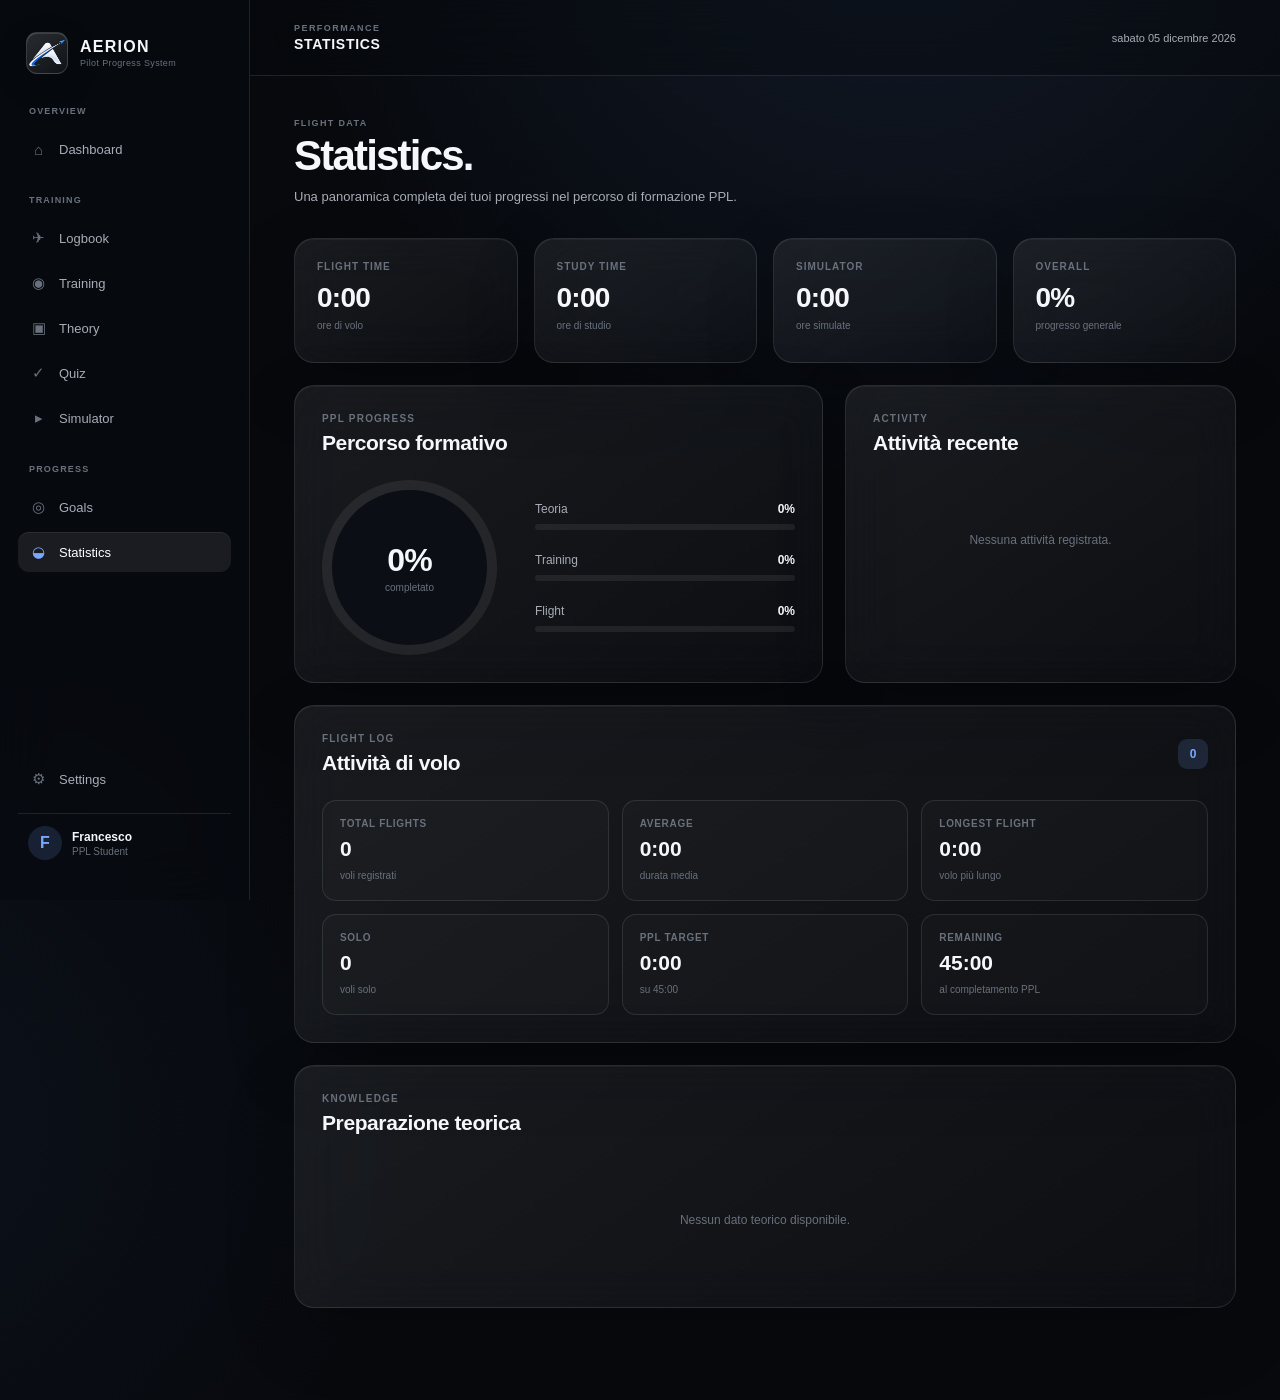
<file: statistics/index.html>
<!DOCTYPE html>
<html lang="it">
<head>
    <meta charset="UTF-8">
    <meta name="viewport" content="width=device-width, initial-scale=1.0">
    <meta name="theme-color" content="#07090d">

    <title>AERION — Statistics</title>

    <link rel="stylesheet" href="../css/global.css">
    <link rel="stylesheet" href="../css/statistics.css">
    <link rel="manifest" href="../manifest.json">
</head>

<body>

<div class="app-shell">

    <aside class="sidebar">

        <div class="brand">
            <div class="brand-mark">
    <img src="../logo.png" alt="AERION">
</div>

            <div>
                <div class="brand-name">AERION</div>
                <div class="brand-subtitle">Pilot Progress System</div>
            </div>
        </div>

        <nav class="navigation">

            <div class="nav-section">
                <span>OVERVIEW</span>

                <a href="../dashboard/index.html" class="nav-item">
                    <span class="nav-icon">⌂</span>
                    Dashboard
                </a>
            </div>

            <div class="nav-section">
                <span>TRAINING</span>

                <a href="../logbook/index.html" class="nav-item">
                    <span class="nav-icon">✈</span>
                    Logbook
                </a>

                <a href="../training/index.html" class="nav-item">
                    <span class="nav-icon">◉</span>
                    Training
                </a>

                <a href="../theory/index.html" class="nav-item">
                    <span class="nav-icon">▣</span>
                    Theory
                </a>

                <a href="../quiz/index.html" class="nav-item">
                    <span class="nav-icon">✓</span>
                    Quiz
                </a>

                <a href="../simulator/index.html" class="nav-item">
                    <span class="nav-icon">▸</span>
                    Simulator
                </a>
            </div>

            <div class="nav-section">
                <span>PROGRESS</span>

                <a href="../goals/index.html" class="nav-item">
                    <span class="nav-icon">◎</span>
                    Goals
                </a>

                <a href="./index.html" class="nav-item active">
                    <span class="nav-icon">◒</span>
                    Statistics
                </a>
            </div>

        </nav>

        <div class="sidebar-bottom">

            <a href="../settings/index.html" class="nav-item">
                <span class="nav-icon">⚙</span>
                Settings
            </a>

            <div class="profile-mini">

                <div class="profile-avatar" id="profileInitial">
                    F
                </div>

                <div>
                    <strong id="profileName">Francesco</strong>
                    <small>PPL Student</small>
                </div>

            </div>

        </div>

    </aside>


    <main class="main-content">

        <header class="topbar">

            <div>
                <div class="topbar-label">PERFORMANCE</div>
                <div class="topbar-title">STATISTICS</div>
            </div>

            <div class="topbar-date" id="currentDate"></div>

        </header>


        <section class="page-content statistics-page">


            <div class="welcome">

                <div>
                    <p class="eyebrow">FLIGHT DATA</p>

                    <h1>Statistics.</h1>

                    <p class="welcome-description">
                        Una panoramica completa dei tuoi progressi
                        nel percorso di formazione PPL.
                    </p>
                </div>

            </div>


            <section class="statistics-overview">

                <div class="metric-card glass">

                    <span class="metric-label">
                        FLIGHT TIME
                    </span>

                    <strong id="flightTime">
                        0:00
                    </strong>

                    <small>
                        ore di volo
                    </small>

                </div>


                <div class="metric-card glass">

                    <span class="metric-label">
                        STUDY TIME
                    </span>

                    <strong id="studyTime">
                        0:00
                    </strong>

                    <small>
                        ore di studio
                    </small>

                </div>


                <div class="metric-card glass">

                    <span class="metric-label">
                        SIMULATOR
                    </span>

                    <strong id="simulatorTime">
                        0:00
                    </strong>

                    <small>
                        ore simulate
                    </small>

                </div>


                <div class="metric-card glass">

                    <span class="metric-label">
                        OVERALL
                    </span>

                    <strong id="overallProgress">
                        0%
                    </strong>

                    <small>
                        progresso generale
                    </small>

                </div>

            </section>


            <section class="statistics-grid">


                <div class="glass statistics-panel">

                    <div class="panel-header">

                        <div>
                            <p class="card-label">
                                PPL PROGRESS
                            </p>

                            <h3>
                                Percorso formativo
                            </h3>
                        </div>

                    </div>


                    <div class="progress-overview">

                        <div class="progress-ring">

                            <div class="progress-ring-inner">

                                <strong id="progressRingValue">
                                    0%
                                </strong>

                                <span>
                                    completato
                                </span>

                            </div>

                        </div>


                        <div class="progress-breakdown">

                            <div class="breakdown-item">

                                <div class="breakdown-label">
                                    <span>Teoria</span>
                                    <strong id="theoryProgress">0%</strong>
                                </div>

                                <div class="breakdown-track">
                                    <div
                                        class="breakdown-fill"
                                        id="theoryBar"
                                        style="width:0%"
                                    ></div>
                                </div>

                            </div>


                            <div class="breakdown-item">

                                <div class="breakdown-label">
                                    <span>Training</span>
                                    <strong id="trainingProgress">0%</strong>
                                </div>

                                <div class="breakdown-track">
                                    <div
                                        class="breakdown-fill"
                                        id="trainingBar"
                                        style="width:0%"
                                    ></div>
                                </div>

                            </div>


                            <div class="breakdown-item">

                                <div class="breakdown-label">
                                    <span>Flight</span>
                                    <strong id="flightProgress">0%</strong>
                                </div>

                                <div class="breakdown-track">
                                    <div
                                        class="breakdown-fill"
                                        id="flightBar"
                                        style="width:0%"
                                    ></div>
                                </div>

                            </div>

                        </div>

                    </div>

                </div>


                <div class="glass statistics-panel">

                    <div class="panel-header">

                        <div>
                            <p class="card-label">
                                ACTIVITY
                            </p>

                            <h3>
                                Attività recente
                            </h3>
                        </div>

                    </div>


                    <div
                        id="activityStats"
                        class="activity-stats"
                    ></div>

                </div>


            </section>


            <section class="glass statistics-panel full-panel">

                <div class="panel-header">

                    <div>
                        <p class="card-label">
                            FLIGHT LOG
                        </p>

                        <h3>
                            Attività di volo
                        </h3>
                    </div>

                    <span
                        class="activity-count"
                        id="flightCount"
                    >
                        0
                    </span>

                </div>


                <div
                    id="flightStats"
                    class="flight-stats"
                ></div>

            </section>


            <section class="glass statistics-panel full-panel">

                <div class="panel-header">

                    <div>
                        <p class="card-label">
                            KNOWLEDGE
                        </p>

                        <h3>
                            Preparazione teorica
                        </h3>
                    </div>

                </div>


                <div
                    id="subjectStats"
                    class="subject-stats"
                ></div>

            </section>


        </section>

    </main>

</div>


<script src="../js/app.js"></script>
<script src="../js/pwa.js"></script>
<script src="../js/statistics.js"></script>

</body>
</html>
</file>
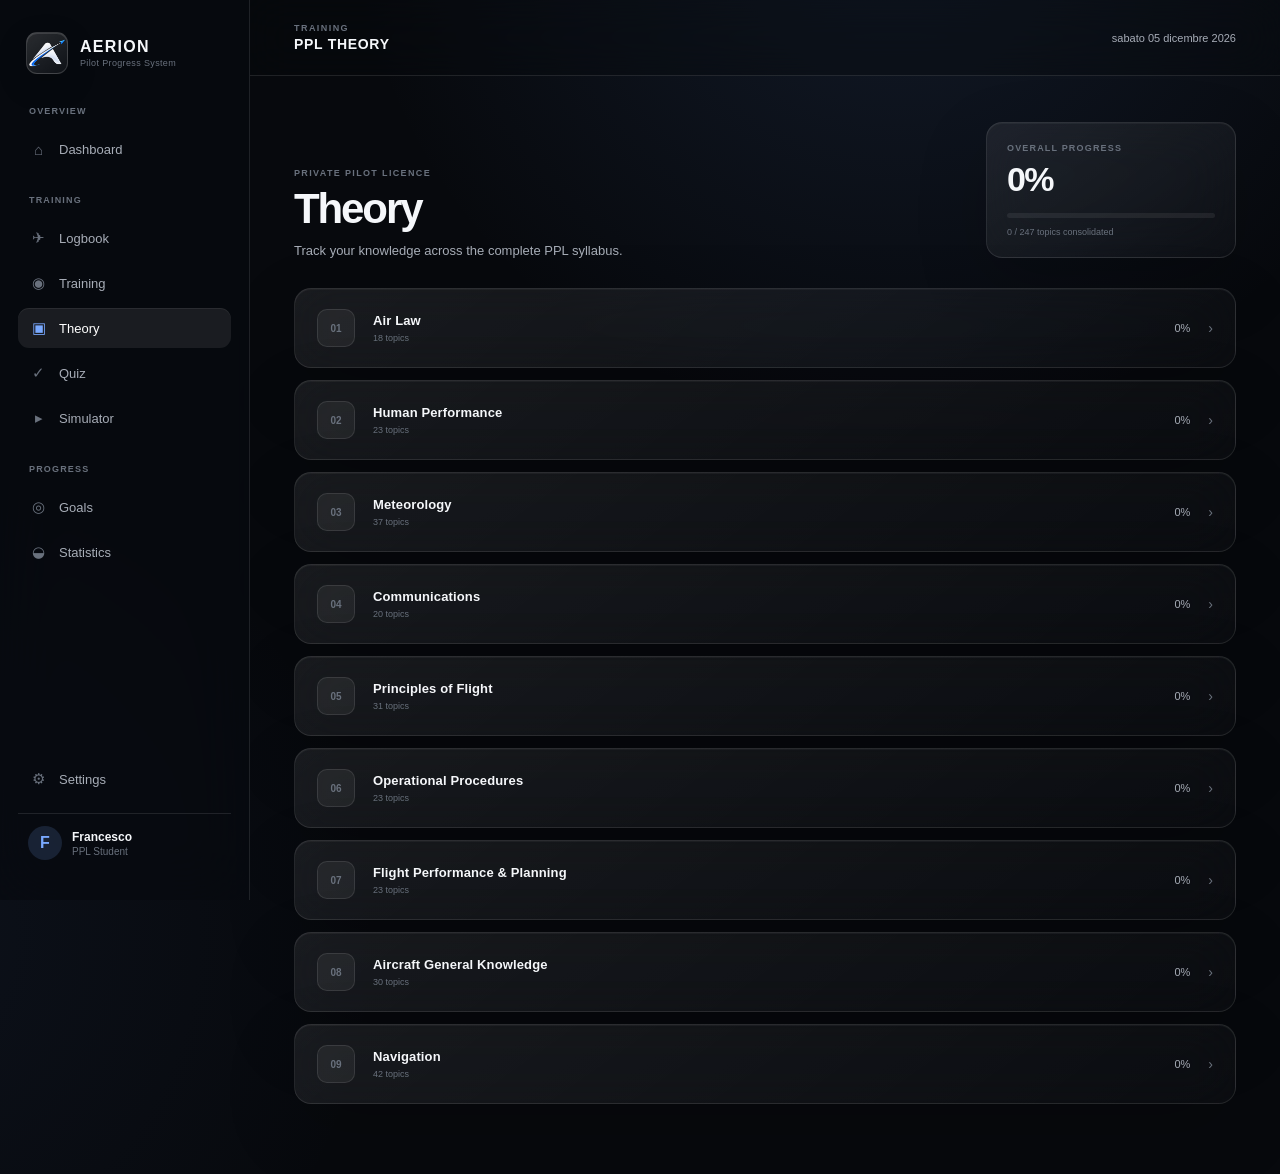
<file: theory/index.html>
<!DOCTYPE html>
<html lang="it">

<head>

    <meta charset="UTF-8">

    <meta
        name="viewport"
        content="width=device-width, initial-scale=1.0"
    >
<meta name="theme-color" content="#07090d">
    <title>AERION — PPL Theory</title>

    <link
        rel="stylesheet"
        href="../css/global.css"
    >

    <link
        rel="stylesheet"
        href="../css/theory.css"
    >
<link rel="manifest" href="../manifest.json">
</head>

<body>

<div class="app-shell">

    <aside class="sidebar">

        <div class="brand">

            <div class="brand-mark">
    <img src="../logo.png" alt="AERION">
</div>

            <div>
                <div class="brand-name">
                    AERION
                </div>

                <div class="brand-subtitle">
                    Pilot Progress System
                </div>
            </div>

        </div>


        <nav class="navigation">

            <div class="nav-section">

                <span>OVERVIEW</span>

                <a
                    href="../dashboard/index.html"
                    class="nav-item"
                >
                    <span class="nav-icon">⌂</span>
                    Dashboard
                </a>

            </div>


            <div class="nav-section">

                <span>TRAINING</span>

                <a
                    href="../logbook/index.html"
                    class="nav-item"
                >
                    <span class="nav-icon">✈</span>
                    Logbook
                </a>

                <a
                    href="../training/index.html"
                    class="nav-item"
                >
                    <span class="nav-icon">◉</span>
                    Training
                </a>

                <a
                    href="index.html"
                    class="nav-item active"
                >
                    <span class="nav-icon">▣</span>
                    Theory
                </a>

                <a
                    href="../quiz/index.html"
                    class="nav-item"
                >
                    <span class="nav-icon">✓</span>
                    Quiz
                </a>

                <a
                    href="../simulator/index.html"
                    class="nav-item"
                >
                    <span class="nav-icon">▸</span>
                    Simulator
                </a>

            </div>


            <div class="nav-section">

                <span>PROGRESS</span>

                <a
                    href="../goals/index.html"
                    class="nav-item"
                >
                    <span class="nav-icon">◎</span>
                    Goals
                </a>

                <a
                    href="../statistics/index.html"
                    class="nav-item"
                >
                    <span class="nav-icon">◒</span>
                    Statistics
                </a>

            </div>

        </nav>


        <div class="sidebar-bottom">

            <a
                href="../settings/index.html"
                class="nav-item"
            >
                <span class="nav-icon">⚙</span>
                Settings
            </a>

            <div class="profile-mini">

                <div class="profile-avatar">
                    F
                </div>

                <div>

                    <strong>
                        Francesco
                    </strong>

                    <small>
                        PPL Student
                    </small>

                </div>

            </div>

        </div>

    </aside>


    <main class="main-content">

        <header class="topbar">

            <div>

                <div class="topbar-label">
                    TRAINING
                </div>

                <div class="topbar-title">
                    PPL THEORY
                </div>

            </div>

            <div
                class="topbar-date"
                id="currentDate"
            ></div>

        </header>


        <section class="page-content theory-page">

            <div class="theory-header">

                <div>

                    <p class="eyebrow">
                        PRIVATE PILOT LICENCE
                    </p>

                    <h1>
                        Theory
                    </h1>

                    <p>
                        Track your knowledge across
                        the complete PPL syllabus.
                    </p>

                </div>


                <div class="theory-progress glass">

                    <span>
                        OVERALL PROGRESS
                    </span>

                    <strong
                        id="theoryOverall"
                    >
                        0%
                    </strong>

                    <div class="progress-track">

                        <div
                            class="progress-fill"
                            id="theoryProgressBar"
                            style="width:0%"
                        ></div>

                    </div>

                    <small
                        id="topicCounter"
                    >
                        0 / 0 topics consolidated
                    </small>

                </div>

            </div>


            <div
                id="subjectsContainer"
                class="subjects"
            ></div>

        </section>

    </main>

</div>


<script src="../js/app.js"></script>
<script src="../js/pwa.js"></script>
<script src="../js/theory.js"></script>

</body>

</html>
</file>
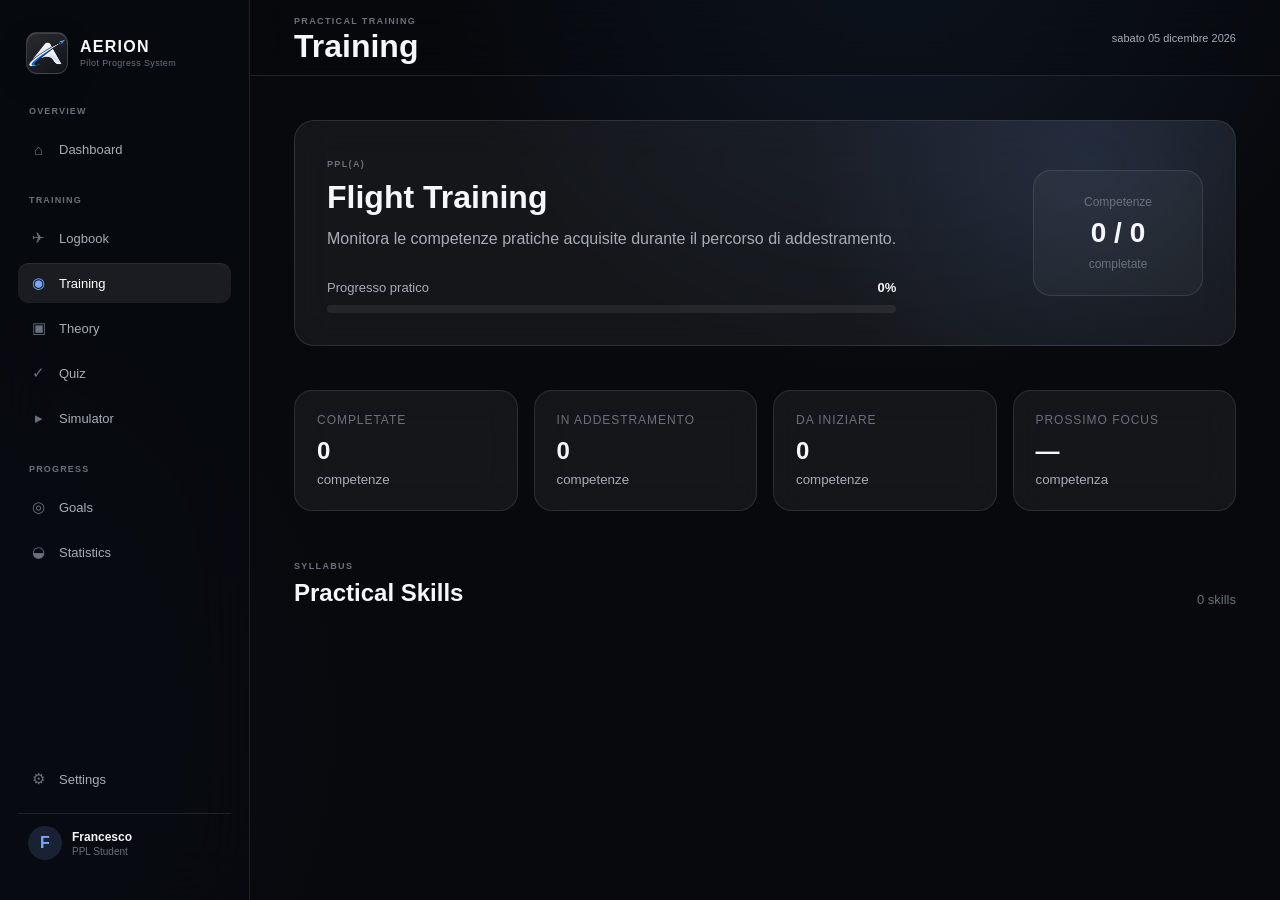
<file: training/index.html>
<!DOCTYPE html>
<html lang="it">
<head>
    <meta charset="UTF-8">
    <meta name="viewport" content="width=device-width, initial-scale=1.0">
<meta name="theme-color" content="#07090d">
    <title>AERION — Training</title>

    <link rel="stylesheet" href="../css/global.css">
    <link rel="stylesheet" href="../css/training.css">
    <link rel="manifest" href="../manifest.json">
</head>

<body>

<div class="app">

<aside class="sidebar">

    <div class="brand">
        <div class="brand-mark">
    <img src="../logo.png" alt="AERION">
</div>

        <div>
            <div class="brand-name">AERION</div>
            <div class="brand-subtitle">Pilot Progress System</div>
        </div>
    </div>

    <nav class="navigation">

        <div class="nav-section">
            <span>OVERVIEW</span>

            <a href="../dashboard/index.html" class="nav-item">
                <span class="nav-icon">⌂</span>
                Dashboard
            </a>
        </div>

        <div class="nav-section">
            <span>TRAINING</span>

            <a href="../logbook/index.html" class="nav-item">
                <span class="nav-icon">✈</span>
                Logbook
            </a>

            <a href="./index.html" class="nav-item active">
                <span class="nav-icon">◉</span>
                Training
            </a>

            <a href="../theory/index.html" class="nav-item">
                <span class="nav-icon">▣</span>
                Theory
            </a>

            <a href="../quiz/index.html" class="nav-item">
                <span class="nav-icon">✓</span>
                Quiz
            </a>

            <a href="../simulator/index.html" class="nav-item">
                <span class="nav-icon">▸</span>
                Simulator
            </a>
        </div>

        <div class="nav-section">
            <span>PROGRESS</span>

            <a href="../goals/index.html" class="nav-item">
                <span class="nav-icon">◎</span>
                Goals
            </a>

            <a href="../statistics/index.html" class="nav-item">
                <span class="nav-icon">◒</span>
                Statistics
            </a>
        </div>

    </nav>

    <div class="sidebar-bottom">

        <a href="../settings/index.html" class="nav-item">
            <span class="nav-icon">⚙</span>
            Settings
        </a>

        <div class="profile-mini">
            <div class="profile-avatar" id="profileInitial">F</div>

            <div>
                <strong id="profileName">Francesco</strong>
                <small>PPL Student</small>
            </div>
        </div>

    </div>

</aside>


    <main class="main-content">

        <header class="topbar">

            <div>
                <span class="eyebrow">PRACTICAL TRAINING</span>
                <h1>Training</h1>
            </div>

            <div class="topbar-date" id="currentDate"></div>

        </header>


        <section class="training-hero">

            <div class="hero-content">

                <span class="eyebrow">PPL(A)</span>

                <h2>Flight Training</h2>

                <p>
                    Monitora le competenze pratiche acquisite durante
                    il percorso di addestramento.
                </p>

                <div class="hero-progress">

                    <div class="progress-info">
                        <span>Progresso pratico</span>
                        <strong id="overallProgress">0%</strong>
                    </div>

                    <div class="progress-track">
                        <div
                            class="progress-fill"
                            id="overallProgressBar"
                            style="width:0%">
                        </div>
                    </div>

                </div>

            </div>

            <div class="hero-stat">
                <span>Competenze</span>
                <strong id="completedSkills">0 / 0</strong>
                <small>completate</small>
            </div>

        </section>


        <section class="training-summary">

            <div class="summary-card">
                <span class="summary-label">Completate</span>
                <strong id="completedCount">0</strong>
                <small>competenze</small>
            </div>

            <div class="summary-card">
                <span class="summary-label">In addestramento</span>
                <strong id="trainingCount">0</strong>
                <small>competenze</small>
            </div>

            <div class="summary-card">
                <span class="summary-label">Da iniziare</span>
                <strong id="notStartedCount">0</strong>
                <small>competenze</small>
            </div>

            <div class="summary-card">
                <span class="summary-label">Prossimo focus</span>
                <strong id="nextSkill">—</strong>
                <small>competenza</small>
            </div>

        </section>


        <section class="section-heading">

            <div>
                <span class="eyebrow">SYLLABUS</span>
                <h2>Practical Skills</h2>
            </div>

            <span id="skillTotal" class="skill-total">0 skills</span>

        </section>


        <section id="trainingContainer" class="training-container"></section>

    </main>

</div>


<script src="../js/app.js"></script>
<script src="../js/pwa.js"></script>
<script src="../js/training.js"></script>

</body>
</html>
</file>
<file: css/global.css>
* {
    box-sizing: border-box;
    margin: 0;
    padding: 0;
}

:root {
    --bg: #07090d;
    --bg-secondary: #0b0f15;

    --glass: rgba(255, 255, 255, 0.055);
    --glass-strong: rgba(255, 255, 255, 0.075);

    --border: rgba(255, 255, 255, 0.10);
    --border-light: rgba(255, 255, 255, 0.15);

    --text: #f5f7fa;
    --text-secondary: #a7adb7;
    --text-muted: #69717d;

    --accent: #79a9ff;
    --accent-soft: rgba(121, 169, 255, 0.15);

    --success: #7ee2ad;

    --radius: 20px;
}

html {
    scroll-behavior: smooth;
}

body {
    min-height: 100vh;

    background:
        radial-gradient(
            circle at 70% -10%,
            rgba(79, 119, 190, 0.16),
            transparent 35%
        ),
        radial-gradient(
            circle at -10% 80%,
            rgba(60, 90, 150, 0.10),
            transparent 30%
        ),
        var(--bg);

    color: var(--text);

    font-family:
        Inter,
        -apple-system,
        BlinkMacSystemFont,
        "SF Pro Display",
        "SF Pro Text",
        sans-serif;

    -webkit-font-smoothing: antialiased;
}

a {
    color: inherit;
    text-decoration: none;
}

button,
input,
select,
textarea {
    font: inherit;
}

.app-shell {
    display: flex;
    min-height: 100vh;
}

/* =========================
   SIDEBAR
========================= */

.sidebar {
    width: 250px;
    min-height: 100vh;

    position: fixed;
    left: 0;
    top: 0;
    bottom: 0;

    display: flex;
    flex-direction: column;

    padding: 28px 18px;

    background: rgba(8, 11, 16, 0.72);

    backdrop-filter: blur(30px);
    -webkit-backdrop-filter: blur(30px);

    border-right: 1px solid var(--border);

    z-index: 20;
}

.brand {
    display: flex;
    align-items: center;
    gap: 12px;

    padding: 4px 8px 32px;
}

.brand-mark {
    width: 38px;
    height: 38px;

    display: grid;
    place-items: center;

    border-radius: 11px;

    background: linear-gradient(
        145deg,
        rgba(255,255,255,0.14),
        rgba(255,255,255,0.04)
    );

    border: 1px solid var(--border-light);

    color: white;
    font-size: 18px;
    font-weight: 700;

    box-shadow:
        inset 0 1px rgba(255,255,255,0.12),
        0 10px 30px rgba(0,0,0,0.2);
}

.brand-name {
    font-size: 16px;
    font-weight: 750;
    letter-spacing: 0.08em;
}

.brand-subtitle {
    margin-top: 2px;

    color: var(--text-muted);

    font-size: 9px;
    letter-spacing: 0.04em;
}

.navigation {
    display: flex;
    flex-direction: column;
    gap: 26px;
}

.nav-section {
    display: flex;
    flex-direction: column;
    gap: 5px;
}

.nav-section > span {
    padding: 0 11px 8px;

    color: var(--text-muted);

    font-size: 9px;
    font-weight: 700;
    letter-spacing: 0.13em;
}

.nav-item {
    display: flex;
    align-items: center;
    gap: 11px;

    min-height: 40px;

    padding: 0 11px;

    border-radius: 11px;

    color: var(--text-secondary);

    font-size: 13px;
    font-weight: 500;

    transition:
        background 0.2s ease,
        color 0.2s ease,
        transform 0.2s ease;
}

.nav-item:hover {
    color: var(--text);
    background: rgba(255,255,255,0.055);
}

.nav-item.active {
    color: white;
    background: rgba(255,255,255,0.08);

    box-shadow:
        inset 0 1px rgba(255,255,255,0.07);
}

.nav-icon {
    width: 19px;

    color: var(--text-muted);

    text-align: center;

    font-size: 15px;
}

.nav-item.active .nav-icon {
    color: var(--accent);
}

.sidebar-bottom {
    margin-top: auto;

    display: flex;
    flex-direction: column;
    gap: 14px;
}

.profile-mini {
    display: flex;
    align-items: center;
    gap: 10px;

    padding: 12px 10px;

    border-top: 1px solid var(--border);
}

.profile-avatar {
    width: 34px;
    height: 34px;

    display: grid;
    place-items: center;

    border-radius: 50%;

    background: var(--accent-soft);

    color: var(--accent);

    font-weight: 700;
}

.profile-mini strong {
    display: block;

    font-size: 12px;
}

.profile-mini small {
    display: block;

    margin-top: 2px;

    color: var(--text-muted);

    font-size: 10px;
}

/* =========================
   MAIN
========================= */

.main-content {
    width: calc(100% - 250px);

    margin-left: 250px;

    min-height: 100vh;
}

.topbar {
    height: 76px;

    display: flex;
    align-items: center;
    justify-content: space-between;

    padding: 0 44px;

    border-bottom: 1px solid var(--border);

    background: rgba(7, 9, 13, 0.35);

    backdrop-filter: blur(20px);
    -webkit-backdrop-filter: blur(20px);
}

.topbar-label {
    color: var(--text-muted);

    font-size: 9px;
    font-weight: 700;
    letter-spacing: 0.16em;
}

.topbar-title {
    margin-top: 3px;

    font-size: 14px;
    font-weight: 650;
    letter-spacing: 0.05em;
}

.topbar-date {
    color: var(--text-secondary);

    font-size: 11px;
}

.page-content {
    max-width: 1380px;

    margin: 0 auto;

    padding: 46px 44px 70px;
}

/* =========================
   GENERAL
========================= */

.glass {
    background:
        linear-gradient(
            145deg,
            rgba(255,255,255,0.075),
            rgba(255,255,255,0.025)
        );

    border: 1px solid var(--border);

    backdrop-filter: blur(25px);
    -webkit-backdrop-filter: blur(25px);

    box-shadow:
        inset 0 1px rgba(255,255,255,0.045),
        0 25px 70px rgba(0,0,0,0.18);
}

.eyebrow,
.card-label {
    color: var(--text-muted);

    font-size: 9px;
    font-weight: 750;
    letter-spacing: 0.15em;
}

.welcome {
    margin-bottom: 28px;
}

.welcome h1 {
    margin-top: 7px;

    font-size: clamp(27px, 3vw, 38px);

    line-height: 1.05;

    letter-spacing: -0.04em;
}

.welcome-description {
    margin-top: 10px;

    color: var(--text-secondary);

    font-size: 13px;
}

/* =========================
   HERO
========================= */

.hero-card {
    position: relative;

    overflow: hidden;

    padding: 30px;

    border-radius: var(--radius);
}

.hero-card::before {
    content: "";

    position: absolute;

    width: 400px;
    height: 400px;

    top: -250px;
    right: -100px;

    background: rgba(121,169,255,0.10);

    filter: blur(80px);

    pointer-events: none;
}

.hero-top {
    position: relative;

    display: flex;
    align-items: flex-end;
    justify-content: space-between;
}

.hero-top h2 {
    margin-top: 7px;

    font-size: 58px;
    line-height: 1;

    letter-spacing: -0.06em;
}

.hero-hours {
    display: flex;
    align-items: baseline;
    gap: 7px;
}

.hero-hours strong {
    font-size: 19px;
}

.hero-hours span {
    color: var(--text-muted);

    font-size: 11px;
}

.progress-track {
    overflow: hidden;

    width: 100%;

    background: rgba(255,255,255,0.07);

    border-radius: 999px;
}

.progress-track.large {
    height: 7px;

    margin-top: 30px;
}

.progress-fill {
    height: 100%;

    background:
        linear-gradient(
            90deg,
            var(--accent),
            #a7c7ff
        );

    border-radius: inherit;

    box-shadow:
        0 0 20px rgba(121,169,255,0.3);

    transition: width 0.6s ease;
}

.hero-footer {
    display: flex;
    justify-content: space-between;

    margin-top: 13px;

    color: var(--text-muted);

    font-size: 10px;
}

/* =========================
   METRICS
========================= */

.metrics-grid {
    display: grid;

    grid-template-columns: repeat(4, 1fr);

    gap: 14px;

    margin-top: 14px;
}

.metric-card {
    padding: 21px;

    border-radius: 16px;
}

.metric-card strong {
    display: block;

    margin-top: 10px;

    font-size: 25px;

    letter-spacing: -0.04em;
}

.metric-card small {
    display: block;

    margin-top: 6px;

    color: var(--text-muted);

    font-size: 10px;
}

/* =========================
   PANELS
========================= */

.dashboard-grid {
    display: grid;

    grid-template-columns: 1.1fr 0.9fr;

    gap: 14px;

    margin-top: 14px;
}

.panel {
    padding: 23px;

    border-radius: 18px;
}

.panel-header {
    display: flex;
    align-items: flex-start;
    justify-content: space-between;
}

.panel-header h3 {
    margin-top: 6px;

    font-size: 15px;

    letter-spacing: -0.02em;
}

.status-dot {
    width: 7px;
    height: 7px;

    margin-top: 5px;

    border-radius: 50%;

    background: var(--success);

    box-shadow:
        0 0 12px rgba(126,226,173,0.5);
}

.today-content {
    display: flex;
    align-items: center;

    gap: 13px;

    margin-top: 23px;

    padding: 14px;

    background: rgba(255,255,255,0.035);

    border: 1px solid rgba(255,255,255,0.055);

    border-radius: 13px;
}

.today-icon {
    width: 38px;
    height: 38px;

    display: grid;
    place-items: center;

    flex-shrink: 0;

    border-radius: 10px;

    background: var(--accent-soft);

    color: var(--accent);

    font-size: 13px;
    font-weight: 700;
}

.today-content strong {
    display: block;

    font-size: 12px;
}

.today-content span {
    display: block;

    margin-top: 4px;

    color: var(--text-muted);

    font-size: 10px;
}

.arrow-button {
    margin-left: auto;

    width: 32px;
    height: 32px;

    display: grid;
    place-items: center;

    border-radius: 9px;

    background: rgba(255,255,255,0.06);

    color: var(--text-secondary);

    transition: 0.2s ease;
}

.arrow-button:hover {
    background: rgba(255,255,255,0.1);

    color: white;

    transform: translateX(2px);
}

/* =========================
   QUICK ACTIONS
========================= */

.quick-actions {
    display: grid;

    grid-template-columns: repeat(3, 1fr);

    gap: 8px;

    margin-top: 19px;
}

.quick-action {
    display: flex;
    flex-direction: column;

    gap: 13px;

    padding: 13px;

    min-height: 100px;

    border-radius: 12px;

    background: rgba(255,255,255,0.035);

    border: 1px solid rgba(255,255,255,0.055);

    transition: 0.2s ease;
}

.quick-action:hover {
    background: rgba(255,255,255,0.07);

    transform: translateY(-2px);
}

.quick-action > span {
    color: var(--accent);

    font-size: 17px;
}

.quick-action strong {
    display: block;

    font-size: 11px;
}

.quick-action small {
    display: block;

    margin-top: 4px;

    color: var(--text-muted);

    font-size: 9px;
}

/* =========================
   ACTIVITY
========================= */

.recent-panel {
    margin-top: 14px;
}

.activity-count {
    min-width: 24px;
    height: 24px;

    display: grid;
    place-items: center;

    border-radius: 7px;

    background: rgba(255,255,255,0.05);

    color: var(--text-muted);

    font-size: 10px;
}

.activity-list {
    margin-top: 18px;
}

.empty-state {
    display: flex;
    flex-direction: column;
    align-items: center;

    padding: 35px 20px;

    color: var(--text-muted);

    text-align: center;
}

.empty-icon {
    margin-bottom: 10px;

    font-size: 26px;

    opacity: 0.5;
}

.empty-state strong {
    color: var(--text-secondary);

    font-size: 12px;
}

.empty-state span {
    margin-top: 5px;

    font-size: 10px;
}

/* =========================
   RESPONSIVE
========================= */

@media (max-width: 1050px) {

    .sidebar {
        width: 210px;
    }

    .main-content {
        width: calc(100% - 210px);

        margin-left: 210px;
    }

    .metrics-grid {
        grid-template-columns: repeat(2, 1fr);
    }

    .dashboard-grid {
        grid-template-columns: 1fr;
    }
}

@media (max-width: 760px) {

    .sidebar {
        width: 100%;
        height: 66px;
        min-height: 66px;

        top: auto;
        bottom: 0;

        padding: 7px 10px;

        flex-direction: row;

        border-right: none;
        border-top: 1px solid var(--border);
    }

    .brand,
    .sidebar-bottom,
    .nav-section > span {
        display: none;
    }

    .navigation {
        width: 100%;

        display: flex;
        flex-direction: row;

        justify-content: space-around;

        gap: 2px;
    }

    .nav-section {
        display: contents;
    }

    .nav-item {
        min-height: 52px;

        padding: 0 8px;

        flex-direction: column;

        justify-content: center;

        gap: 3px;

        font-size: 8px;
    }

    .nav-item:nth-child(n+6) {
        display: none;
    }

    .nav-icon {
        font-size: 16px;
    }

    .main-content {
        width: 100%;

        margin-left: 0;

        padding-bottom: 70px;
    }

    .topbar {
        padding: 0 20px;
    }

    .page-content {
        padding: 30px 18px 45px;
    }

    .hero-top {
        align-items: flex-start;

        flex-direction: column;

        gap: 20px;
    }

    .hero-top h2 {
        font-size: 48px;
    }

    .metrics-grid {
        grid-template-columns: repeat(2, 1fr);
    }

    .quick-actions {
        grid-template-columns: 1fr;
    }
}

@media (max-width: 480px) {

    .metrics-grid {
        grid-template-columns: 1fr 1fr;
    }

    .metric-card {
        padding: 16px;
    }

    .metric-card strong {
        font-size: 21px;
    }

    .hero-card,
    .panel {
        padding: 19px;
    }

}

/* ======================================================
   AERION SIDEBAR — COMPATIBILITY
   Uniforma Training / Quiz alle altre pagine
====================================================== */

.sidebar-nav {
    display: flex;
    flex-direction: column;
    gap: 5px;
    width: 100%;
}

.sidebar-nav a {
    display: flex;
    align-items: center;
    gap: 11px;

    width: 100%;
    min-height: 40px;

    padding: 0 11px;

    border-radius: 11px;

    color: var(--text-secondary);

    font-size: 13px;
    font-weight: 500;

    text-decoration: none;

    transition:
        background 0.2s ease,
        color 0.2s ease,
        transform 0.2s ease;
}

.sidebar-nav a:hover {
    color: var(--text);
    background: rgba(255,255,255,0.055);
}

.sidebar-nav a.active {
    color: white;
    background: rgba(255,255,255,0.08);

    box-shadow:
        inset 0 1px rgba(255,255,255,0.07);
}


/* PROFILO */

.sidebar-profile {
    margin-top: auto;

    display: flex;
    align-items: center;
    gap: 10px;

    padding: 12px 10px;

    border-top: 1px solid var(--border);
}

.sidebar-profile strong {
    display: block;
    font-size: 12px;
}

.sidebar-profile span {
    display: block;

    margin-top: 2px;

    color: var(--text-muted);

    font-size: 10px;
}


/* MOBILE */

@media (max-width: 760px) {

    .sidebar-nav {
        width: 100%;

        display: flex;
        flex-direction: row;

        justify-content: space-around;

        gap: 2px;
    }

    .sidebar-nav a {
        min-height: 52px;

        padding: 0 8px;

        flex-direction: column;

        justify-content: center;

        gap: 3px;

        font-size: 8px;
    }

    .sidebar-nav a:nth-child(n+6) {
        display: none;
    }

    .sidebar-profile {
        display: none;
    }
}

.brand-mark {
    width: 42px;
    height: 42px;
    display: flex;
    align-items: center;
    justify-content: center;
    flex-shrink: 0;
}

.brand-mark img {
    width: 100%;
    height: 100%;
    object-fit: contain;
    display: block;
}
</file>
<file: css/goals.css>
/* =========================================================
   AERION — Goals
   ========================================================= */


/* PAGE */

.goals-page {
    padding-top: 42px;
}


/* WELCOME */

.goals-page .welcome {
    display: flex;
    align-items: flex-end;
    justify-content: space-between;
    gap: 30px;
    margin-bottom: 30px;
}

.goals-page .welcome h1 {
    margin: 7px 0 10px;
    font-size: 42px;
    line-height: 1;
    letter-spacing: -1.8px;
}

.welcome-description {
    max-width: 620px;
    color: var(--text-secondary);
    line-height: 1.6;
}


/* SUMMARY */

.goals-overview {
    display: grid;
    grid-template-columns: repeat(4, 1fr);
    gap: 16px;
    margin-bottom: 28px;
}

.metric-card {
    min-height: 125px;
    padding: 22px;
    border-radius: var(--radius);
}

.metric-label {
    display: block;
    margin-bottom: 10px;

    color: var(--text-muted);
    font-size: 10px;
    font-weight: 700;
    letter-spacing: 1px;
}

.metric-card strong {
    display: block;
    margin-bottom: 5px;

    font-size: 28px;
    letter-spacing: -.7px;
}

.metric-card small {
    color: var(--text-muted);
}


/* MAIN LAYOUT */

.goals-layout {
    display: grid;
    grid-template-columns: minmax(0, 1.65fr) minmax(300px, .85fr);
    gap: 22px;
    margin-bottom: 22px;
}

.goals-main,
.goals-side {
    padding: 27px;
    border-radius: var(--radius);
}


/* PANEL HEADER */

.panel-header {
    display: flex;
    align-items: center;
    justify-content: space-between;
    gap: 20px;
    margin-bottom: 24px;
}

.card-label {
    margin: 0 0 7px;

    color: var(--text-muted);
    font-size: 10px;
    font-weight: 700;
    letter-spacing: 1.2px;
}

.panel-header h3 {
    margin: 0;

    font-size: 21px;
    letter-spacing: -.4px;
}

.activity-count {
    min-width: 30px;
    height: 30px;

    display: inline-flex;
    align-items: center;
    justify-content: center;

    border-radius: 9px;

    background: var(--accent-soft);
    color: var(--accent);

    font-size: 12px;
    font-weight: 700;
}


/* GOALS */

.goals-container {
    display: flex;
    flex-direction: column;
    gap: 12px;
}

.goal-card {
    position: relative;

    padding: 18px;

    border: 1px solid var(--border);
    border-radius: 15px;

    background: rgba(255,255,255,.025);

    transition:
        background .18s ease,
        border-color .18s ease,
        transform .18s ease;
}

.goal-card:hover {
    background: rgba(255,255,255,.045);
    border-color: var(--border-light);
    transform: translateY(-1px);
}

.goal-card.completed {
    opacity: .82;
}

.goal-top {
    display: flex;
    align-items: flex-start;
    justify-content: space-between;
    gap: 15px;
}

.goal-info {
    min-width: 0;
}

.goal-title {
    margin: 0 0 6px;

    font-size: 16px;
    font-weight: 700;
    letter-spacing: -.25px;
}

.goal-description {
    margin: 0;

    color: var(--text-secondary);
    font-size: 12px;
    line-height: 1.5;
}

.goal-category {
    flex-shrink: 0;

    padding: 6px 9px;

    border-radius: 8px;

    background: var(--accent-soft);
    color: var(--accent);

    font-size: 9px;
    font-weight: 700;
    letter-spacing: .5px;
    text-transform: uppercase;
}

.goal-progress {
    margin-top: 18px;
}

.goal-progress-info {
    display: flex;
    justify-content: space-between;
    align-items: center;

    margin-bottom: 7px;

    font-size: 11px;
}

.goal-progress-info span:first-child {
    color: var(--text-muted);
}

.goal-progress-info strong {
    color: var(--text-secondary);
}

.goal-progress-track {
    height: 6px;

    overflow: hidden;

    border-radius: 99px;

    background: rgba(255,255,255,.07);
}

.goal-progress-fill {
    height: 100%;

    border-radius: inherit;

    background: var(--accent);

    transition: width .3s ease;
}

.goal-card.completed .goal-progress-fill {
    background: var(--success);
}

.goal-footer {
    display: flex;
    align-items: center;
    justify-content: space-between;

    gap: 12px;

    margin-top: 15px;
}

.goal-deadline {
    color: var(--text-muted);
    font-size: 11px;
}

.goal-deadline.overdue {
    color: #ff8d8d;
}

.goal-actions {
    display: flex;
    gap: 6px;
}

.goal-action {
    height: 30px;
    padding: 0 10px;

    border: 1px solid var(--border);
    border-radius: 8px;

    background: rgba(255,255,255,.025);
    color: var(--text-secondary);

    font: inherit;
    font-size: 10px;
    font-weight: 600;

    cursor: pointer;

    transition:
        background .18s ease,
        color .18s ease,
        border-color .18s ease;
}

.goal-action:hover {
    background: rgba(255,255,255,.06);
    border-color: var(--border-light);
    color: var(--text);
}

.goal-action.delete:hover {
    color: #ff8d8d;
    border-color: rgba(255,100,100,.25);
}


/* NEXT GOAL */

.next-goal {
    min-height: 250px;

    display: flex;
    flex-direction: column;
    justify-content: center;
}

.next-goal-card {
    padding: 20px;

    border: 1px solid var(--border);
    border-radius: 15px;

    background:
        radial-gradient(
            circle at 100% 0%,
            rgba(121,169,255,.12),
            transparent 55%
        ),
        rgba(255,255,255,.025);
}

.next-goal-label {
    margin-bottom: 12px;

    color: var(--accent);
    font-size: 10px;
    font-weight: 700;
    letter-spacing: 1px;
}

.next-goal-card h4 {
    margin: 0 0 8px;

    font-size: 19px;
    letter-spacing: -.4px;
}

.next-goal-card p {
    margin: 0 0 20px;

    color: var(--text-secondary);
    font-size: 12px;
    line-height: 1.55;
}

.next-goal-progress {
    margin-bottom: 8px;
}

.next-goal-progress-track {
    height: 7px;

    overflow: hidden;

    border-radius: 99px;

    background: rgba(255,255,255,.07);
}

.next-goal-progress-fill {
    height: 100%;

    border-radius: inherit;

    background: var(--accent);
}

.next-goal-meta {
    display: flex;
    justify-content: space-between;

    color: var(--text-muted);
    font-size: 10px;
}


/* MILESTONES */

.milestones-panel {
    padding: 27px;
    border-radius: var(--radius);
}

.milestones-container {
    display: flex;
    flex-direction: column;
    gap: 9px;
}

.milestone-item {
    display: grid;
    grid-template-columns: 38px minmax(0, 1fr) auto;
    align-items: center;
    gap: 13px;

    padding: 13px 15px;

    border: 1px solid var(--border);
    border-radius: 13px;

    background: rgba(255,255,255,.02);
}

.milestone-icon {
    width: 38px;
    height: 38px;

    display: flex;
    align-items: center;
    justify-content: center;

    border-radius: 11px;

    background: rgba(126,226,173,.09);
    color: var(--success);

    font-size: 15px;
}

.milestone-info {
    min-width: 0;
}

.milestone-info strong {
    display: block;
    margin-bottom: 3px;

    font-size: 12px;
}

.milestone-info span {
    color: var(--text-muted);
    font-size: 10px;
}

.milestone-date {
    color: var(--text-muted);
    font-size: 10px;
}


/* EMPTY STATE */

.empty-state {
    min-height: 170px;

    display: flex;
    flex-direction: column;
    align-items: center;
    justify-content: center;

    text-align: center;

    color: var(--text-muted);
}

.empty-icon {
    width: 42px;
    height: 42px;

    display: flex;
    align-items: center;
    justify-content: center;

    margin-bottom: 13px;

    border: 1px solid var(--border);
    border-radius: 13px;

    font-size: 20px;
}

.empty-state strong {
    margin-bottom: 5px;

    color: var(--text-secondary);
    font-size: 13px;
}

.empty-state span {
    max-width: 280px;

    font-size: 11px;
    line-height: 1.5;
}


/* BUTTONS */

.primary-button,
.secondary-button {
    border-radius: 11px;

    padding: 12px 18px;

    font: inherit;
    font-size: 12px;
    font-weight: 700;

    cursor: pointer;

    transition:
        transform .18s ease,
        filter .18s ease,
        background .18s ease,
        border-color .18s ease;
}

.primary-button {
    border: 0;

    background: var(--accent);
    color: #07101f;
}

.primary-button:hover {
    filter: brightness(1.08);
    transform: translateY(-1px);
}

.secondary-button {
    border: 1px solid var(--border);

    background: rgba(255,255,255,.035);
    color: var(--text-secondary);
}

.secondary-button:hover {
    background: rgba(255,255,255,.06);
    border-color: var(--border-light);
    color: var(--text);
}


/* MODAL */

.modal {
    position: fixed;
    inset: 0;
    z-index: 1000;

    display: flex;
    align-items: center;
    justify-content: center;

    padding: 25px;
}

.modal.hidden {
    display: none;
}

.modal-backdrop {
    position: absolute;
    inset: 0;

    background: rgba(0,0,0,.65);

    backdrop-filter: blur(10px);
    -webkit-backdrop-filter: blur(10px);
}

.modal-card {
    position: relative;
    z-index: 1;

    width: min(560px, 100%);
    max-height: calc(100vh - 50px);

    overflow-y: auto;

    padding: 28px;

    border: 1px solid var(--border-light);
    border-radius: 22px;

    background:
        linear-gradient(
            145deg,
            rgba(255,255,255,.075),
            rgba(255,255,255,.035)
        ),
        #0b0f15;

    box-shadow:
        0 30px 80px rgba(0,0,0,.45);
}

.modal-header {
    display: flex;
    align-items: flex-start;
    justify-content: space-between;

    margin-bottom: 25px;
}

.modal-header h3 {
    margin: 0;

    font-size: 22px;
}

.modal-close {
    width: 34px;
    height: 34px;

    border: 1px solid var(--border);
    border-radius: 10px;

    background: rgba(255,255,255,.03);
    color: var(--text-secondary);

    font-size: 21px;
    line-height: 1;

    cursor: pointer;
}

.modal-close:hover {
    background: rgba(255,255,255,.07);
    color: var(--text);
}


/* FORM */

#goalForm {
    display: flex;
    flex-direction: column;
    gap: 18px;
}

.form-grid {
    display: grid;
    grid-template-columns: repeat(2, minmax(0, 1fr));
    gap: 16px;
}

.form-field {
    display: flex;
    flex-direction: column;
    gap: 8px;
}

.form-field label {
    color: var(--text-secondary);
    font-size: 12px;
    font-weight: 600;
}

.form-field input,
.form-field select,
.form-field textarea {
    width: 100%;

    padding: 12px 13px;

    border: 1px solid var(--border);
    border-radius: 12px;

    outline: none;

    background: rgba(255,255,255,.035);
    color: var(--text);

    font: inherit;

    transition:
        border-color .18s ease,
        background .18s ease,
        box-shadow .18s ease;
}

.form-field input::placeholder,
.form-field textarea::placeholder {
    color: var(--text-muted);
}

.form-field input:focus,
.form-field select:focus,
.form-field textarea:focus {
    border-color: rgba(121,169,255,.55);

    background: rgba(121,169,255,.045);

    box-shadow:
        0 0 0 3px rgba(121,169,255,.08);
}

.form-field textarea {
    resize: vertical;
}

.form-field select option {
    background: #0b0f15;
    color: var(--text);
}

.modal-actions {
    display: flex;
    justify-content: flex-end;
    gap: 10px;

    margin-top: 6px;
}


/* RESPONSIVE */

@media (max-width: 1100px) {

    .goals-overview {
        grid-template-columns: repeat(2, 1fr);
    }

    .goals-layout {
        grid-template-columns: 1fr;
    }

}


@media (max-width: 760px) {

    .goals-page {
        padding-top: 28px;
    }

    .goals-page .welcome {
        align-items: flex-start;
        flex-direction: column;
    }

    .goals-page .welcome h1 {
        font-size: 34px;
    }

    .goals-overview {
        grid-template-columns: 1fr 1fr;
    }

    .goals-main,
    .goals-side,
    .milestones-panel {
        padding: 20px;
    }

    .goal-top {
        flex-direction: column;
    }

    .goal-category {
        align-self: flex-start;
    }

    .form-grid {
        grid-template-columns: 1fr;
    }

}


@media (max-width: 500px) {

    .goals-overview {
        grid-template-columns: 1fr;
    }

    .goal-footer {
        align-items: flex-start;
        flex-direction: column;
    }

    .goal-actions {
        width: 100%;
    }

    .goal-action {
        flex: 1;
    }

    .milestone-item {
        grid-template-columns: 38px minmax(0, 1fr);
    }

    .milestone-date {
        grid-column: 2;
    }

    .modal {
        padding: 15px;
    }

    .modal-card {
        padding: 22px;
        border-radius: 18px;
    }

}
</file>
<file: css/logbook.css>
.logbook-page {
    max-width: 1450px;
}

.page-heading {
    display: flex;
    align-items: flex-end;
    justify-content: space-between;

    gap: 30px;

    margin-bottom: 28px;
}

.page-heading h1 {
    margin-top: 7px;

    font-size: 42px;

    letter-spacing: -0.05em;
}

.page-heading p:not(.eyebrow) {
    margin-top: 10px;

    color: var(--text-secondary);

    font-size: 13px;
}

.primary-button,
.secondary-button {
    border: 1px solid var(--border);

    border-radius: 10px;

    min-height: 40px;

    padding: 0 16px;

    cursor: pointer;

    font-size: 11px;
    font-weight: 650;

    transition: 0.2s ease;
}

.primary-button {
    background: rgba(121, 169, 255, 0.16);

    border-color: rgba(121, 169, 255, 0.3);

    color: #dbe8ff;
}

.primary-button:hover {
    background: rgba(121, 169, 255, 0.23);

    transform: translateY(-1px);
}

.secondary-button {
    background: rgba(255,255,255,0.05);

    color: var(--text-secondary);
}

.secondary-button:hover {
    background: rgba(255,255,255,0.09);

    color: white;
}


/* =========================
   SUMMARY
========================= */

.flight-summary {
    display: grid;

    grid-template-columns:
        repeat(4, 1fr);

    gap: 12px;
}

.summary-card {
    padding: 21px;

    border-radius: 16px;
}

.summary-card span {
    color: var(--text-muted);

    font-size: 9px;
    font-weight: 750;

    letter-spacing: 0.13em;
}

.summary-card strong {
    display: block;

    margin-top: 10px;

    font-size: 27px;

    letter-spacing: -0.05em;
}

.summary-card small {
    display: block;

    margin-top: 5px;

    color: var(--text-muted);

    font-size: 9px;
}


/* =========================
   PROGRESS
========================= */

.progress-card {
    margin-top: 12px;

    padding: 23px;

    border-radius: 17px;
}

.progress-card-header {
    display: flex;
    align-items: flex-end;
    justify-content: space-between;
}

.progress-card-header h3 {
    margin-top: 7px;

    font-size: 15px;

    font-weight: 500;
}

.progress-card-header h3 span {
    font-weight: 750;
}

.progress-card-header > span {
    color: var(--text-muted);

    font-size: 10px;
}

.progress-card .progress-track {
    margin-top: 19px;
}


/* =========================
   HISTORY
========================= */

.flights-panel {
    margin-top: 12px;

    padding: 23px;

    border-radius: 17px;
}

.flight-count-badge {
    min-width: 26px;
    height: 25px;

    display: grid;
    place-items: center;

    border-radius: 7px;

    background: rgba(255,255,255,0.05);

    color: var(--text-muted);

    font-size: 10px;
}

.flight-list {
    margin-top: 18px;
}

.empty-logbook {
    display: flex;
    flex-direction: column;
    align-items: center;

    padding: 55px 20px;

    text-align: center;
}

.empty-logbook-icon {
    margin-bottom: 13px;

    color: var(--text-muted);

    font-size: 27px;
}

.empty-logbook strong {
    font-size: 13px;
}

.empty-logbook span {
    max-width: 300px;

    margin-top: 6px;

    color: var(--text-muted);

    font-size: 10px;

    line-height: 1.5;
}


/* =========================
   FLIGHT ROW
========================= */

.flight-row {
    display: grid;

    grid-template-columns:
        90px
        1fr
        160px
        110px
        40px;

    align-items: center;

    gap: 15px;

    min-height: 74px;

    padding: 12px 10px;

    border-bottom: 1px solid rgba(255,255,255,0.055);
}

.flight-row:last-child {
    border-bottom: none;
}

.flight-date {
    color: var(--text-secondary);

    font-size: 10px;
}

.flight-route strong {
    display: block;

    font-size: 12px;

    letter-spacing: 0.02em;
}

.flight-route span {
    display: block;

    margin-top: 4px;

    color: var(--text-muted);

    font-size: 9px;
}

.flight-time {
    font-size: 13px;

    font-weight: 650;

    text-align: right;
}

.flight-type {
    display: inline-flex;

    justify-content: center;

    padding: 6px 8px;

    border-radius: 7px;

    background: rgba(255,255,255,0.045);

    color: var(--text-secondary);

    font-size: 8px;

    text-transform: uppercase;

    letter-spacing: 0.06em;
}

.delete-flight {
    width: 30px;
    height: 30px;

    border: none;

    border-radius: 8px;

    background: transparent;

    color: var(--text-muted);

    cursor: pointer;

    font-size: 15px;

    transition: 0.2s ease;
}

.delete-flight:hover {
    background: rgba(255,255,255,0.07);

    color: #ff9a9a;
}


/* =========================
   MODAL
========================= */

.modal-overlay {
    position: fixed;

    inset: 0;

    display: none;
    align-items: center;
    justify-content: center;

    padding: 20px;

    background: rgba(0,0,0,0.65);

    backdrop-filter: blur(12px);
    -webkit-backdrop-filter: blur(12px);

    z-index: 100;
}

.modal-overlay.visible {
    display: flex;
}

.modal {
    width: min(620px, 100%);

    max-height: 90vh;

    overflow-y: auto;

    padding: 25px;

    border-radius: 20px;
}

.modal-header {
    display: flex;
    align-items: flex-start;
    justify-content: space-between;

    margin-bottom: 24px;
}

.modal-header h2 {
    margin-top: 6px;

    font-size: 22px;

    letter-spacing: -0.03em;
}

.modal-close {
    width: 34px;
    height: 34px;

    border: 1px solid var(--border);

    border-radius: 9px;

    background: rgba(255,255,255,0.045);

    color: var(--text-secondary);

    cursor: pointer;

    font-size: 19px;
}

.modal-close:hover {
    color: white;

    background: rgba(255,255,255,0.08);
}

.form-grid {
    display: grid;

    grid-template-columns:
        1fr 1fr;

    gap: 15px;
}

label {
    display: flex;
    flex-direction: column;

    gap: 7px;
}

label span {
    color: var(--text-muted);

    font-size: 9px;
    font-weight: 650;

    letter-spacing: 0.08em;
}

input,
select,
textarea {
    width: 100%;

    border: 1px solid var(--border);

    outline: none;

    border-radius: 9px;

    background: rgba(255,255,255,0.045);

    color: var(--text);

    padding: 11px 12px;

    font-size: 11px;

    transition: 0.2s ease;
}

input:focus,
select:focus,
textarea:focus {
    border-color: rgba(121,169,255,0.45);

    background: rgba(255,255,255,0.06);

    box-shadow:
        0 0 0 3px rgba(121,169,255,0.06);
}

input::placeholder,
textarea::placeholder {
    color: var(--text-muted);
}

select option {
    background: #10141b;

    color: white;
}

.full-field {
    margin-top: 15px;
}

textarea {
    min-height: 90px;

    resize: vertical;
}

.modal-actions {
    display: flex;

    justify-content: flex-end;

    gap: 8px;

    margin-top: 22px;
}


/* =========================
   RESPONSIVE
========================= */

@media (max-width: 900px) {

    .flight-summary {
        grid-template-columns:
            repeat(2, 1fr);
    }

    .flight-row {
        grid-template-columns:
            75px
            1fr
            90px
            35px;
    }

    .flight-type {
        display: none;
    }

}

@media (max-width: 650px) {

    .page-heading {
        align-items: stretch;

        flex-direction: column;
    }

    .page-heading .primary-button {
        align-self: flex-start;
    }

    .flight-summary {
        grid-template-columns:
            1fr 1fr;
    }

    .form-grid {
        grid-template-columns: 1fr;
    }

    .flight-row {
        grid-template-columns:
            60px
            1fr
            65px
            30px;
    }

    .flight-time {
        font-size: 11px;
    }

}

@media (max-width: 450px) {

    .flight-summary {
        grid-template-columns: 1fr;
    }

    .flight-row {
        grid-template-columns:
            55px
            1fr
            55px
            30px;
    }

    .flight-date {
        font-size: 9px;
    }

}
</file>
<file: css/quiz.css>
.quiz-hero {

    display:flex;
    align-items:center;
    justify-content:space-between;

    padding:34px;

    margin-bottom:28px;

    border:1px solid var(--border);
    border-radius:var(--radius);

    background:
        radial-gradient(
            circle at 80% 20%,
            rgba(121,169,255,.13),
            transparent 38%
        ),
        var(--glass);

    backdrop-filter:blur(20px);
}

.quiz-hero h2 {

    font-size:32px;

    margin:8px 0 10px;
}

.quiz-hero p {

    color:var(--text-secondary);

    max-width:650px;

    line-height:1.6;
}

.quiz-hero-stat {

    min-width:160px;

    padding:22px;

    text-align:center;

    border:1px solid var(--border);

    border-radius:18px;

    background:rgba(255,255,255,.035);
}

.quiz-hero-stat span,
.quiz-hero-stat small {

    display:block;

    color:var(--text-muted);

    font-size:12px;
}

.quiz-hero-stat strong {

    display:block;

    margin:7px 0;

    font-size:30px;
}


.section-heading {

    display:flex;

    justify-content:space-between;

    align-items:end;

    margin-bottom:18px;
}

.section-heading h2 {

    margin-top:6px;

    font-size:23px;
}


.quiz-options {

    margin-bottom:42px;
}


.quiz-config {

    display:grid;

    grid-template-columns:
        1.3fr
        1fr
        1fr
        auto;

    gap:14px;

    padding:22px;

    border:1px solid var(--border);

    border-radius:18px;

    background:var(--glass);

    backdrop-filter:blur(18px);
}


.config-field {

    display:flex;

    flex-direction:column;

    gap:8px;
}

.config-field label {

    color:var(--text-muted);

    font-size:11px;

    text-transform:uppercase;

    letter-spacing:.07em;
}

.config-field select {

    height:44px;

    padding:0 13px;

    border:1px solid var(--border);

    border-radius:10px;

    outline:none;

    color:var(--text);

    background:rgba(0,0,0,.2);

    font-family:inherit;
}

.config-field select:focus {

    border-color:var(--accent);
}


.primary-button,
.secondary-button {

    border-radius:10px;

    padding:0 18px;

    height:44px;

    font-family:inherit;

    font-size:12px;

    font-weight:700;

    cursor:pointer;

    transition:.2s ease;
}

.primary-button {

    border:none;

    color:#08101e;

    background:var(--accent);
}

.primary-button:hover {

    filter:brightness(1.08);
}

.secondary-button {

    border:1px solid var(--border);

    color:var(--text-secondary);

    background:rgba(255,255,255,.035);
}

.secondary-button:hover {

    background:rgba(255,255,255,.07);

    color:var(--text);
}


.quiz-history {

    display:flex;

    flex-direction:column;

    gap:10px;
}

.history-row {

    display:grid;

    grid-template-columns:
        1fr 150px 100px 100px;

    align-items:center;

    gap:20px;

    padding:18px 20px;

    border:1px solid var(--border);

    border-radius:14px;

    background:var(--glass);
}

.history-main strong {

    display:block;

    font-size:13px;

    margin-bottom:5px;
}

.history-main span {

    color:var(--text-muted);

    font-size:11px;
}

.history-value {

    color:var(--text-secondary);

    font-size:12px;
}

.history-score {

    font-weight:700;

    font-size:14px;

    text-align:right;
}


.quiz-session-header {

    display:flex;

    justify-content:space-between;

    align-items:end;

    margin-bottom:16px;
}

.quiz-session-header h2 {

    margin-top:6px;

    font-size:24px;
}

.quiz-score {

    text-align:right;
}

.quiz-score span {

    display:block;

    color:var(--text-muted);

    font-size:11px;
}

.quiz-score strong {

    font-size:17px;
}


.question-progress {

    width:100%;

    height:5px;

    margin-bottom:20px;

    overflow:hidden;

    border-radius:999px;

    background:rgba(255,255,255,.07);
}

.question-progress-fill {

    width:0;

    height:100%;

    border-radius:999px;

    background:var(--accent);

    transition:.3s ease;
}


.question-card {

    padding:32px;

    border:1px solid var(--border);

    border-radius:22px;

    background:var(--glass);

    backdrop-filter:blur(20px);
}

.question-meta {

    display:flex;

    gap:8px;

    margin-bottom:22px;
}

.question-meta span {

    padding:6px 9px;

    border-radius:7px;

    background:rgba(255,255,255,.05);

    color:var(--text-muted);

    font-size:10px;

    text-transform:uppercase;

    letter-spacing:.05em;
}

.question-card h2 {

    max-width:850px;

    margin-bottom:28px;

    font-size:23px;

    line-height:1.45;
}


.answers-container {

    display:flex;

    flex-direction:column;

    gap:10px;
}

.answer-button {

    width:100%;

    padding:17px 18px;

    border:1px solid var(--border);

    border-radius:12px;

    color:var(--text-secondary);

    background:rgba(255,255,255,.025);

    font-family:inherit;

    font-size:13px;

    text-align:left;

    cursor:pointer;

    transition:.2s ease;
}

.answer-button:hover:not(:disabled) {

    border-color:var(--border-light);

    background:rgba(255,255,255,.06);

    color:var(--text);
}

.answer-button.correct {

    border-color:rgba(126,226,173,.5);

    background:rgba(126,226,173,.08);

    color:var(--success);
}

.answer-button.wrong {

    border-color:rgba(255,120,120,.4);

    background:rgba(255,120,120,.07);

    color:#ff9c9c;
}

.answer-button:disabled {

    cursor:default;
}


.answer-feedback {

    min-height:24px;

    margin:18px 0;

    color:var(--text-secondary);

    font-size:12px;

    line-height:1.5;
}


.question-actions {

    display:flex;

    justify-content:space-between;

    align-items:center;

    padding-top:20px;

    border-top:1px solid rgba(255,255,255,.06);
}


.quiz-result {

    display:flex;

    justify-content:center;

    padding-top:30px;
}

.result-card {

    width:100%;

    max-width:650px;

    padding:40px;

    text-align:center;

    border:1px solid var(--border);

    border-radius:22px;

    background:var(--glass);

    backdrop-filter:blur(20px);
}

.result-card h2 {

    margin-top:8px;

    font-size:30px;
}

.result-score {

    margin:35px 0;
}

.result-score strong {

    display:block;

    font-size:64px;

    letter-spacing:-.04em;
}

.result-score span {

    color:var(--text-secondary);

    font-size:13px;
}


.result-stats {

    display:grid;

    grid-template-columns:repeat(3,1fr);

    gap:10px;

    margin-bottom:30px;
}

.result-stats div {

    padding:16px;

    border:1px solid var(--border);

    border-radius:12px;

    background:rgba(255,255,255,.025);
}

.result-stats span {

    display:block;

    color:var(--text-muted);

    font-size:10px;

    margin-bottom:6px;
}

.result-stats strong {

    font-size:18px;
}


.result-actions {

    display:flex;

    justify-content:center;

    gap:10px;
}


.hidden {
    display:none !important;
}


@media (max-width:850px) {

    .quiz-config {

        grid-template-columns:1fr 1fr;

    }

    .quiz-config .primary-button {
        width:100%;
    }

    .history-row {

        grid-template-columns:1fr 100px;
    }

}


@media (max-width:600px) {

    .quiz-hero {

        flex-direction:column;

        align-items:flex-start;

        gap:25px;
    }

    .quiz-hero-stat {

        width:100%;
    }

    .quiz-config {

        grid-template-columns:1fr;
    }

    .history-row {

        grid-template-columns:1fr;
    }

    .history-score {

        text-align:left;
    }

    .question-card {

        padding:22px;
    }

    .result-card {

        padding:25px;
    }

    .result-stats {

        grid-template-columns:1fr;
    }

    .result-actions {

        flex-direction:column;
    }

}

/* ======================================================
   CONTENT SPACING
====================================================== */

#quizHome,
#quizSession,
#quizResult {
    margin: 44px;
}
</file>
<file: css/settings.css>
/* =========================================================
   AERION — Settings
   ========================================================= */


/* PAGE */

.settings-page {
    padding-top: 42px;
}


/* HEADER */

.settings-page .welcome {
    margin-bottom: 30px;
}

.settings-page .welcome h1 {
    margin: 7px 0 10px;
    font-size: 42px;
    line-height: 1;
    letter-spacing: -1.8px;
}

.welcome-description {
    max-width: 650px;
    color: var(--text-secondary);
    line-height: 1.6;
}


/* SETTINGS SECTION */

.settings-section {
    margin-bottom: 22px;
    padding: 27px;
    border-radius: var(--radius);
}

.settings-section-header {
    display: flex;
    align-items: center;
    justify-content: space-between;
    margin-bottom: 25px;
}

.settings-section-header h3 {
    margin: 0;
    font-size: 21px;
    letter-spacing: -.4px;
}


/* PROFILE */

.profile-settings {
    display: grid;
    grid-template-columns: 260px minmax(0, 1fr);
    gap: 35px;
    align-items: center;
}

.profile-large {
    display: flex;
    align-items: center;
    gap: 15px;
}

.profile-large-avatar {
    width: 64px;
    height: 64px;

    display: flex;
    align-items: center;
    justify-content: center;

    flex-shrink: 0;

    border: 1px solid var(--border-light);
    border-radius: 18px;

    background:
        linear-gradient(
            145deg,
            rgba(121,169,255,.22),
            rgba(255,255,255,.05)
        );

    color: var(--text);
    font-size: 23px;
    font-weight: 700;
}

.profile-large strong {
    display: block;
    margin-bottom: 5px;
    font-size: 15px;
}

.profile-large span {
    display: block;
    color: var(--text-muted);
    font-size: 11px;
}


/* FIELDS */

.settings-fields {
    display: grid;
    grid-template-columns: 1fr 1fr;
    gap: 16px;
}

.setting-field {
    display: flex;
    flex-direction: column;
    gap: 8px;
}

.setting-field label {
    color: var(--text-secondary);
    font-size: 11px;
    font-weight: 600;
}

.setting-field input,
.target-input input {
    width: 100%;
    height: 44px;

    padding: 0 13px;

    border: 1px solid var(--border);
    border-radius: 11px;
    outline: none;

    background: rgba(255,255,255,.035);

    color: var(--text);

    font-family: inherit;
    font-size: 12px;

    transition:
        border-color .2s ease,
        background .2s ease,
        box-shadow .2s ease;
}

.setting-field input::placeholder,
.target-input input::placeholder {
    color: var(--text-muted);
}

.setting-field input:focus,
.target-input input:focus {
    border-color: rgba(121,169,255,.45);

    background: rgba(255,255,255,.05);

    box-shadow:
        0 0 0 3px
        rgba(121,169,255,.08);
}

.setting-field input[readonly] {
    color: var(--text-secondary);
    cursor: default;
}


/* ACTIONS */

.settings-actions {
    display: flex;
    justify-content: flex-end;
    margin-top: 24px;
}

.primary-button,
.secondary-button,
.danger-button {
    height: 42px;

    padding: 0 17px;

    border-radius: 11px;

    font-family: inherit;
    font-size: 11px;
    font-weight: 700;

    cursor: pointer;

    transition:
        transform .18s ease,
        background .18s ease,
        border-color .18s ease,
        opacity .18s ease;
}

.primary-button {
    border: 1px solid rgba(121,169,255,.35);

    background: var(--accent);

    color: #08101c;
}

.primary-button:hover {
    transform: translateY(-1px);
    opacity: .92;
}

.secondary-button {
    border: 1px solid var(--border-light);

    background: rgba(255,255,255,.055);

    color: var(--text);
}

.secondary-button:hover {
    transform: translateY(-1px);
    background: rgba(255,255,255,.08);
}


/* SETTINGS LIST */

.settings-list {
    display: flex;
    flex-direction: column;
}

.setting-row {
    min-height: 72px;

    display: flex;
    align-items: center;
    justify-content: space-between;

    gap: 25px;

    padding: 14px 0;

    border-bottom: 1px solid var(--border);
}

.setting-row:last-child {
    border-bottom: 0;
}

.setting-row strong {
    display: block;

    margin-bottom: 5px;

    color: var(--text);

    font-size: 12px;
}

.setting-row span {
    display: block;

    color: var(--text-muted);

    font-size: 10px;
    line-height: 1.5;
}

.setting-value {
    flex-shrink: 0;

    color: var(--text-secondary);

    font-size: 12px;
    font-weight: 700;
}


/* TARGET */

.target-input {
    width: 110px;

    display: flex;
    align-items: center;

    gap: 8px;
}

.target-input input {
    width: 65px;
    text-align: center;
}

.target-input span {
    color: var(--text-muted);
    font-size: 10px;
}


/* STATUS */

.status-badge {
    flex-shrink: 0;

    padding: 7px 10px;

    border: 1px solid rgba(126,226,173,.20);
    border-radius: 9px;

    background: rgba(126,226,173,.07);

    color: var(--success);

    font-size: 10px;
    font-weight: 700;
}


/* DANGER */

.danger-zone {
    display: flex;
    align-items: center;
    justify-content: space-between;

    gap: 25px;

    margin-top: 22px;
    padding: 18px;

    border: 1px solid rgba(255,90,90,.16);
    border-radius: 14px;

    background: rgba(255,70,70,.035);
}

.danger-zone strong {
    display: block;

    margin-bottom: 5px;

    font-size: 12px;
}

.danger-zone span {
    display: block;

    max-width: 600px;

    color: var(--text-muted);

    font-size: 10px;
    line-height: 1.5;
}

.danger-button {
    flex-shrink: 0;

    border: 1px solid rgba(255,90,90,.25);

    background: rgba(255,70,70,.07);

    color: #ff8f8f;
}

.danger-button:hover {
    transform: translateY(-1px);

    background: rgba(255,70,70,.12);

    border-color: rgba(255,90,90,.38);
}


/* ABOUT */

.about-content {
    display: flex;
    align-items: center;
    gap: 15px;

    padding: 5px 0;
}

.about-mark {
    width: 54px;
    height: 54px;

    display: flex;
    align-items: center;
    justify-content: center;

    border: 1px solid var(--border-light);
    border-radius: 15px;

    background: rgba(255,255,255,.045);

    color: var(--text);

    font-size: 20px;
    font-weight: 700;
}

.about-content strong {
    display: block;

    margin-bottom: 3px;

    font-size: 14px;
    letter-spacing: .5px;
}

.about-content span {
    display: block;

    margin-bottom: 4px;

    color: var(--text-secondary);

    font-size: 10px;
}

.about-content small {
    display: block;

    color: var(--text-muted);

    font-size: 9px;
}

.version {
    margin-top: 20px;

    color: var(--text-muted);

    font-size: 9px;
    letter-spacing: .6px;
}


/* RESPONSIVE */

@media (max-width: 900px) {

    .profile-settings {
        grid-template-columns: 1fr;
        gap: 25px;
    }

}


@media (max-width: 700px) {

    .settings-page {
        padding-top: 28px;
    }

    .settings-page .welcome h1 {
        font-size: 34px;
    }

    .settings-section {
        padding: 20px;
    }

    .settings-fields {
        grid-template-columns: 1fr;
    }

    .setting-row {
        align-items: flex-start;
        flex-direction: column;
        gap: 12px;
    }

    .setting-value,
    .status-badge,
    .target-input {
        align-self: flex-start;
    }

    .danger-zone {
        align-items: flex-start;
        flex-direction: column;
    }

    .danger-button {
        width: 100%;
    }

}


@media (max-width: 450px) {

    .profile-large-avatar {
        width: 55px;
        height: 55px;

        border-radius: 15px;
    }

    .settings-actions {
        justify-content: stretch;
    }

    .primary-button,
    .secondary-button {
        width: 100%;
    }

}
</file>
<file: css/simulator.css>
/* =========================================================
   AERION — Simulator
   ========================================================= */


/* PAGE */

.simulator-page {
    padding-top: 42px;
}


/* HERO */

.simulator-hero {
    padding: 34px;
    margin-bottom: 22px;
    overflow: hidden;
    position: relative;
    border-radius: 20px;
}

.simulator-hero::after {
    content: "";
    position: absolute;
    width: 280px;
    height: 280px;
    right: -90px;
    top: -120px;

    background: radial-gradient(
        circle,
        rgba(121,169,255,.16),
        transparent 68%
    );

    pointer-events: none;
}

.simulator-hero-content {
    display: flex;
    align-items: center;
    justify-content: space-between;
    gap: 40px;
    position: relative;
    z-index: 1;
}

.simulator-hero h2 {
    font-size: 38px;
    line-height: 1.05;
    letter-spacing: -1.5px;
    margin: 7px 0 12px;
}

.simulator-hero p {
    color: var(--text-secondary);
    max-width: 560px;
    line-height: 1.6;
}

.simulator-hero-stat {
    min-width: 190px;
    padding: 24px;
    border: 1px solid var(--border);
    background: rgba(255,255,255,.035);
    border-radius: 18px;
    text-align: right;
}

.simulator-hero-stat span,
.simulator-hero-stat small {
    display: block;
    color: var(--text-muted);
}

.simulator-hero-stat span {
    font-size: 11px;
    letter-spacing: 1.2px;
    font-weight: 700;
}

.simulator-hero-stat strong {
    display: block;
    margin: 8px 0 3px;
    font-size: 34px;
    letter-spacing: -1px;
}


/* SUMMARY */

.simulator-summary {
    display: grid;
    grid-template-columns: repeat(4, 1fr);
    gap: 16px;
    margin-bottom: 28px;
}

.metric-card {
    padding: 22px;
    min-height: 125px;
}

.metric-label {
    display: block;
    color: var(--text-muted);
    font-size: 10px;
    font-weight: 700;
    letter-spacing: 1px;
    margin-bottom: 10px;
}

.metric-card strong {
    display: block;
    font-size: 27px;
    letter-spacing: -.6px;
    margin-bottom: 5px;
}

.metric-card small {
    color: var(--text-muted);
}


/* GRID */

.simulator-grid {
    display: grid;
    grid-template-columns: minmax(0, 1.65fr) minmax(300px, .9fr);
    gap: 22px;
    margin-bottom: 22px;
}


/* FORM */

.simulator-form-card,
.focus-card {
    padding: 27px;
}

.panel-header {
    display: flex;
    align-items: center;
    justify-content: space-between;
    gap: 20px;
    margin-bottom: 24px;
}

.card-label {
    color: var(--text-muted);
    font-size: 10px;
    font-weight: 700;
    letter-spacing: 1.2px;
    margin: 0 0 7px;
}

.panel-header h3 {
    margin: 0;
    font-size: 21px;
    letter-spacing: -.4px;
}

.form-grid {
    display: grid;
    grid-template-columns: repeat(2, minmax(0, 1fr));
    gap: 17px;
}

.form-field {
    display: flex;
    flex-direction: column;
    gap: 8px;
}

.form-field.full-width {
    grid-column: 1 / -1;
}

.form-field label {
    color: var(--text-secondary);
    font-size: 12px;
    font-weight: 600;
}

.form-field input,
.form-field select,
.form-field textarea {
    width: 100%;
    border: 1px solid var(--border);
    border-radius: 12px;

    background: rgba(255,255,255,.035);
    color: var(--text);

    padding: 12px 13px;

    outline: none;
    font: inherit;

    transition:
        border-color .18s ease,
        background .18s ease,
        box-shadow .18s ease;
}

.form-field input::placeholder,
.form-field textarea::placeholder {
    color: var(--text-muted);
}

.form-field input:focus,
.form-field select:focus,
.form-field textarea:focus {
    border-color: rgba(121,169,255,.55);
    background: rgba(121,169,255,.045);

    box-shadow:
        0 0 0 3px rgba(121,169,255,.08);
}

.form-field textarea {
    resize: vertical;
    min-height: 100px;
}

.form-field select option {
    background: #0b0f15;
    color: var(--text);
}

.form-actions {
    display: flex;
    justify-content: flex-end;
    margin-top: 22px;
}


/* FOCUS */

.focus-breakdown {
    display: flex;
    flex-direction: column;
    gap: 15px;
}

.focus-item {
    display: grid;
    grid-template-columns: minmax(0, 1fr) auto;
    gap: 10px;
    align-items: center;
}

.focus-info {
    min-width: 0;
}

.focus-name {
    display: flex;
    justify-content: space-between;
    gap: 12px;
    margin-bottom: 7px;
    font-size: 12px;
}

.focus-name span:first-child {
    color: var(--text-secondary);
}

.focus-name span:last-child {
    color: var(--text-muted);
}

.focus-track {
    height: 5px;
    border-radius: 99px;
    background: rgba(255,255,255,.07);
    overflow: hidden;
}

.focus-fill {
    height: 100%;
    border-radius: inherit;
    background: var(--accent);
    transition: width .3s ease;
}


/* HISTORY */

.simulator-history-panel {
    padding: 27px;
}

.activity-count {
    min-width: 30px;
    height: 30px;

    display: inline-flex;
    align-items: center;
    justify-content: center;

    border-radius: 9px;

    background: var(--accent-soft);
    color: var(--accent);

    font-size: 12px;
    font-weight: 700;
}

.simulator-history {
    display: flex;
    flex-direction: column;
    gap: 10px;
}

.simulator-session {
    display: grid;
    grid-template-columns: 90px minmax(0, 1fr) auto auto;
    align-items: center;
    gap: 18px;

    padding: 16px 17px;

    border: 1px solid var(--border);
    border-radius: 14px;

    background: rgba(255,255,255,.025);

    transition:
        background .18s ease,
        border-color .18s ease;
}

.simulator-session:hover {
    background: rgba(255,255,255,.045);
    border-color: var(--border-light);
}

.session-date {
    color: var(--text-muted);
    font-size: 12px;
}

.session-main {
    min-width: 0;
}

.session-title {
    display: flex;
    align-items: center;
    gap: 9px;
    margin-bottom: 5px;
}

.session-title strong {
    font-size: 14px;
}

.session-type {
    color: var(--text-muted);
    font-size: 11px;
}

.session-route {
    color: var(--text-secondary);
    font-size: 12px;

    white-space: nowrap;
    overflow: hidden;
    text-overflow: ellipsis;
}

.session-focus {
    padding: 6px 9px;

    border-radius: 8px;

    background: rgba(121,169,255,.08);
    color: var(--accent);

    font-size: 10px;
    font-weight: 700;
    letter-spacing: .3px;
}

.session-duration {
    font-size: 14px;
    font-weight: 700;
    white-space: nowrap;
}

.delete-session {
    width: 30px;
    height: 30px;

    display: inline-flex;
    align-items: center;
    justify-content: center;

    border: 0;
    border-radius: 8px;

    background: transparent;
    color: var(--text-muted);

    cursor: pointer;

    transition:
        color .18s ease,
        background .18s ease;
}

.delete-session:hover {
    color: #ff8d8d;
    background: rgba(255,100,100,.08);
}


/* EMPTY STATE */

.empty-state {
    min-height: 170px;

    display: flex;
    flex-direction: column;
    align-items: center;
    justify-content: center;

    text-align: center;

    color: var(--text-muted);
}

.empty-icon {
    width: 42px;
    height: 42px;

    display: flex;
    align-items: center;
    justify-content: center;

    border: 1px solid var(--border);
    border-radius: 13px;

    margin-bottom: 13px;

    font-size: 20px;
}

.empty-state strong {
    color: var(--text-secondary);
    font-size: 13px;
    margin-bottom: 5px;
}

.empty-state span {
    max-width: 280px;
    font-size: 11px;
    line-height: 1.5;
}


/* BUTTON */

.primary-button {
    border: 0;
    border-radius: 11px;

    padding: 12px 18px;

    background: var(--accent);
    color: #07101f;

    font: inherit;
    font-size: 12px;
    font-weight: 700;

    cursor: pointer;

    transition:
        transform .18s ease,
        filter .18s ease,
        box-shadow .18s ease;
}

.primary-button:hover {
    filter: brightness(1.08);
    transform: translateY(-1px);

    box-shadow:
        0 8px 24px rgba(121,169,255,.16);
}

.primary-button:active {
    transform: translateY(0);
}


/* TOPBAR SPACING */

.main-content > .topbar {
    margin: 0;
}


/* RESPONSIVE */

@media (max-width: 1100px) {

    .simulator-summary {
        grid-template-columns: repeat(2, 1fr);
    }

    .simulator-grid {
        grid-template-columns: 1fr;
    }

}


@media (max-width: 760px) {

    .simulator-page {
        padding-top: 28px;
    }

    .simulator-hero {
        padding: 25px;
    }

    .simulator-hero-content {
        flex-direction: column;
        align-items: flex-start;
    }

    .simulator-hero h2 {
        font-size: 31px;
    }

    .simulator-hero-stat {
        width: 100%;
        text-align: left;
    }

    .simulator-summary {
        grid-template-columns: 1fr 1fr;
    }

    .form-grid {
        grid-template-columns: 1fr;
    }

    .form-field.full-width {
        grid-column: auto;
    }

    .simulator-session {
        grid-template-columns: 1fr auto;
        gap: 10px;
    }

    .session-date {
        grid-column: 1;
    }

    .session-duration {
        grid-column: 2;
        grid-row: 1;
    }

    .session-main {
        grid-column: 1 / -1;
    }

    .session-focus {
        justify-self: start;
    }

    .delete-session {
        justify-self: end;
    }

}


@media (max-width: 500px) {

    .simulator-summary {
        grid-template-columns: 1fr;
    }

    .simulator-form-card,
    .focus-card,
    .simulator-history-panel {
        padding: 20px;
    }

}

/* =========================================================
   GLASS CARDS — AERION STANDARD
   ========================================================= */

.simulator-hero,
.metric-card,
.simulator-form-card,
.focus-card,
.simulator-history-panel {
    border-radius: var(--radius);
}
</file>
<file: css/statistics.css>
/* =========================================================
   AERION — Statistics
   ========================================================= */


/* PAGE */

.statistics-page {
    padding-top: 42px;
}


/* WELCOME */

.statistics-page .welcome {
    margin-bottom: 30px;
}

.statistics-page .welcome h1 {
    margin: 7px 0 10px;
    font-size: 42px;
    line-height: 1;
    letter-spacing: -1.8px;
}

.welcome-description {
    max-width: 650px;
    color: var(--text-secondary);
    line-height: 1.6;
}


/* OVERVIEW */

.statistics-overview {
    display: grid;
    grid-template-columns: repeat(4, 1fr);
    gap: 16px;
    margin-bottom: 22px;
}

.metric-card {
    min-height: 125px;
    padding: 22px;
    border-radius: var(--radius);
}

.metric-label {
    display: block;
    margin-bottom: 10px;

    color: var(--text-muted);
    font-size: 10px;
    font-weight: 700;
    letter-spacing: 1px;
}

.metric-card strong {
    display: block;
    margin-bottom: 5px;

    font-size: 28px;
    letter-spacing: -.7px;
}

.metric-card small {
    color: var(--text-muted);
}


/* MAIN GRID */

.statistics-grid {
    display: grid;
    grid-template-columns: minmax(0, 1.15fr) minmax(0, .85fr);
    gap: 22px;
    margin-bottom: 22px;
}


/* PANELS */

.statistics-panel {
    padding: 27px;
    border-radius: var(--radius);
}

.full-panel {
    margin-bottom: 22px;
}

.panel-header {
    display: flex;
    align-items: center;
    justify-content: space-between;
    gap: 20px;
    margin-bottom: 25px;
}

.card-label {
    margin: 0 0 7px;

    color: var(--text-muted);
    font-size: 10px;
    font-weight: 700;
    letter-spacing: 1.2px;
}

.panel-header h3 {
    margin: 0;

    font-size: 21px;
    letter-spacing: -.4px;
}

.activity-count {
    min-width: 30px;
    height: 30px;

    display: inline-flex;
    align-items: center;
    justify-content: center;

    border-radius: 9px;

    background: var(--accent-soft);
    color: var(--accent);

    font-size: 12px;
    font-weight: 700;
}


/* PROGRESS */

.progress-overview {
    display: flex;
    align-items: center;
    gap: 38px;
}


/* RING */

.progress-ring {
    width: 175px;
    height: 175px;

    flex-shrink: 0;

    display: flex;
    align-items: center;
    justify-content: center;

    border-radius: 50%;

    background:
        conic-gradient(
            var(--accent) 0deg,
            var(--accent) 0deg,
            rgba(255,255,255,.07) 0deg
        );

    position: relative;
}

.progress-ring::before {
    content: "";

    position: absolute;
    inset: 10px;

    border-radius: 50%;

    background: #0b0f15;
}

.progress-ring-inner {
    position: relative;
    z-index: 1;

    display: flex;
    flex-direction: column;
    align-items: center;

    text-align: center;
}

.progress-ring-inner strong {
    font-size: 32px;
    letter-spacing: -1px;
}

.progress-ring-inner span {
    margin-top: 3px;

    color: var(--text-muted);
    font-size: 10px;
}


/* BREAKDOWN */

.progress-breakdown {
    flex: 1;

    display: flex;
    flex-direction: column;
    gap: 23px;
}

.breakdown-item {
    display: flex;
    flex-direction: column;
    gap: 8px;
}

.breakdown-label {
    display: flex;
    justify-content: space-between;

    font-size: 12px;
}

.breakdown-label span {
    color: var(--text-secondary);
}

.breakdown-label strong {
    color: var(--text);
}

.breakdown-track {
    height: 6px;

    overflow: hidden;

    border-radius: 99px;

    background: rgba(255,255,255,.07);
}

.breakdown-fill {
    height: 100%;

    border-radius: inherit;

    background: var(--accent);

    transition: width .4s ease;
}


/* ACTIVITY */

.activity-stats {
    display: flex;
    flex-direction: column;
    gap: 11px;
}

.activity-stat {
    display: grid;
    grid-template-columns: 38px minmax(0, 1fr) auto;
    align-items: center;
    gap: 12px;

    padding: 12px;

    border: 1px solid var(--border);
    border-radius: 13px;

    background: rgba(255,255,255,.02);
}

.activity-icon {
    width: 38px;
    height: 38px;

    display: flex;
    align-items: center;
    justify-content: center;

    border-radius: 11px;

    background: var(--accent-soft);
    color: var(--accent);

    font-size: 13px;
}

.activity-info {
    min-width: 0;
}

.activity-info strong {
    display: block;

    margin-bottom: 3px;

    font-size: 12px;
}

.activity-info span {
    color: var(--text-muted);
    font-size: 10px;
}

.activity-value {
    color: var(--text-secondary);
    font-size: 11px;
    font-weight: 600;
}


/* FLIGHT STATS */

.flight-stats {
    display: grid;
    grid-template-columns: repeat(3, 1fr);
    gap: 13px;
}

.flight-stat {
    padding: 17px;

    border: 1px solid var(--border);
    border-radius: 14px;

    background: rgba(255,255,255,.02);
}

.flight-stat-label {
    display: block;

    margin-bottom: 8px;

    color: var(--text-muted);
    font-size: 10px;
    font-weight: 700;
    letter-spacing: .7px;
}

.flight-stat strong {
    display: block;

    margin-bottom: 4px;

    font-size: 21px;
}

.flight-stat small {
    color: var(--text-muted);
    font-size: 10px;
}


/* SUBJECTS */

.subject-stats {
    display: flex;
    flex-direction: column;
    gap: 13px;
}

.subject-row {
    display: grid;
    grid-template-columns: 220px minmax(0, 1fr) 50px;
    align-items: center;
    gap: 16px;
}

.subject-name {
    color: var(--text-secondary);
    font-size: 12px;
}

.subject-track {
    height: 6px;

    overflow: hidden;

    border-radius: 99px;

    background: rgba(255,255,255,.07);
}

.subject-fill {
    height: 100%;

    border-radius: inherit;

    background: var(--accent);

    transition: width .4s ease;
}

.subject-percentage {
    color: var(--text-secondary);
    font-size: 11px;
    font-weight: 700;
    text-align: right;
}


/* EMPTY */

.statistics-empty {
    min-height: 120px;

    display: flex;
    align-items: center;
    justify-content: center;

    color: var(--text-muted);
    font-size: 12px;
}


/* RESPONSIVE */

@media (max-width: 1100px) {

    .statistics-overview {
        grid-template-columns: repeat(2, 1fr);
    }

    .statistics-grid {
        grid-template-columns: 1fr;
    }

}


@media (max-width: 800px) {

    .progress-overview {
        flex-direction: column;
        align-items: stretch;
    }

    .progress-ring {
        margin: 0 auto;
    }

    .flight-stats {
        grid-template-columns: 1fr 1fr;
    }

    .subject-row {
        grid-template-columns: 150px minmax(0, 1fr) 45px;
    }

}


@media (max-width: 600px) {

    .statistics-page {
        padding-top: 28px;
    }

    .statistics-page .welcome h1 {
        font-size: 34px;
    }

    .statistics-overview {
        grid-template-columns: 1fr;
    }

    .statistics-panel {
        padding: 20px;
    }

    .flight-stats {
        grid-template-columns: 1fr;
    }

    .subject-row {
        grid-template-columns: 1fr 45px;
        gap: 8px 12px;
    }

    .subject-name {
        grid-column: 1 / -1;
    }

    .subject-track {
        grid-column: 1;
    }

    .subject-percentage {
        grid-column: 2;
        grid-row: 2;
    }

}


@media (max-width: 450px) {

    .activity-stat {
        grid-template-columns: 34px minmax(0, 1fr);
    }

    .activity-icon {
        width: 34px;
        height: 34px;
    }

    .activity-value {
        display: none;
    }

}
</file>
<file: css/theory.css>
.theory-page {
    max-width: 1450px;
}

.theory-header {
    display: flex;
    align-items: flex-end;
    justify-content: space-between;

    gap: 30px;

    margin-bottom: 30px;
}

.theory-header h1 {
    margin-top: 7px;

    font-size: 42px;

    letter-spacing: -0.05em;
}

.theory-header p:not(.eyebrow) {
    margin-top: 10px;

    color: var(--text-secondary);

    font-size: 13px;
}

.theory-progress {
    min-width: 250px;

    padding: 20px;

    border-radius: 16px;
}

.theory-progress > span {
    display: block;

    color: var(--text-muted);

    font-size: 9px;
    font-weight: 750;
    letter-spacing: 0.13em;
}

.theory-progress strong {
    display: block;

    margin-top: 7px;

    font-size: 34px;

    letter-spacing: -0.05em;
}

.theory-progress .progress-track {
    height: 5px;

    margin-top: 14px;
}

.theory-progress small {
    display: block;

    margin-top: 9px;

    color: var(--text-muted);

    font-size: 9px;
}

.subjects {
    display: flex;
    flex-direction: column;

    gap: 12px;
}

.subject {
    overflow: hidden;

    border-radius: 17px;

    transition:
        border-color 0.2s ease,
        background 0.2s ease;
}

.subject:hover {
    border-color: var(--border-light);
}

.subject-header {
    width: 100%;

    display: flex;
    align-items: center;

    gap: 18px;

    padding: 20px 22px;

    background: transparent;

    border: none;

    color: var(--text);

    cursor: pointer;

    text-align: left;
}

.subject-number {
    width: 38px;
    height: 38px;

    display: grid;
    place-items: center;

    flex-shrink: 0;

    border-radius: 10px;

    background: rgba(255,255,255,0.055);

    border: 1px solid var(--border);

    color: var(--text-muted);

    font-size: 10px;
    font-weight: 700;
}

.subject-main {
    min-width: 0;
    flex: 1;
}

.subject-title {
    font-size: 13px;
    font-weight: 650;

    letter-spacing: 0.01em;
}

.subject-meta {
    margin-top: 5px;

    color: var(--text-muted);

    font-size: 9px;
}

.subject-percentage {
    min-width: 45px;

    color: var(--text-secondary);

    font-size: 11px;

    text-align: right;
}

.subject-chevron {
    color: var(--text-muted);

    font-size: 14px;

    transition: transform 0.25s ease;
}

.subject.open .subject-chevron {
    transform: rotate(90deg);
}

.subject-body {
    display: none;

    padding: 0 22px 22px;
}

.subject.open .subject-body {
    display: block;
}

.subject-progress {
    height: 3px;

    margin: 0 0 17px;

    background: rgba(255,255,255,0.055);

    border-radius: 999px;

    overflow: hidden;
}

.subject-progress > div {
    height: 100%;

    background: var(--accent);

    border-radius: inherit;

    transition: width 0.4s ease;
}

.topic-list {
    display: grid;

    grid-template-columns:
        repeat(2, minmax(0, 1fr));

    gap: 7px;
}

.topic {
    display: flex;
    align-items: center;

    gap: 10px;

    min-height: 48px;

    padding: 9px 12px;

    border-radius: 10px;

    background: rgba(255,255,255,0.025);

    border: 1px solid rgba(255,255,255,0.045);

    cursor: pointer;

    transition:
        background 0.2s ease,
        border-color 0.2s ease;
}

.topic:hover {
    background: rgba(255,255,255,0.055);

    border-color: var(--border);
}

.topic-checkbox {
    width: 17px;
    height: 17px;

    display: grid;
    place-items: center;

    flex-shrink: 0;

    border-radius: 5px;

    border: 1px solid rgba(255,255,255,0.16);

    color: transparent;

    font-size: 10px;

    transition: 0.2s ease;
}

.topic.completed .topic-checkbox {
    background: var(--accent);

    border-color: var(--accent);

    color: #07101f;
}

.topic-name {
    color: var(--text-secondary);

    font-size: 10px;

    line-height: 1.3;
}

.topic.completed .topic-name {
    color: var(--text);

    text-decoration: line-through;

    text-decoration-color: rgba(255,255,255,0.25);
}

@media (max-width: 800px) {

    .theory-header {
        align-items: stretch;

        flex-direction: column;
    }

    .theory-progress {
        min-width: 0;
    }

    .topic-list {
        grid-template-columns: 1fr;
    }

}

@media (max-width: 500px) {

    .theory-header h1 {
        font-size: 34px;
    }

    .subject-header {
        padding: 16px;
    }

    .subject-body {
        padding: 0 16px 16px;
    }

    .subject-number {
        width: 32px;
        height: 32px;
    }

    .subject-percentage {
        display: none;
    }

}
</file>
<file: css/training.css>
.training-hero {

    display:flex;
    justify-content:space-between;
    align-items:center;

    padding:32px;

    margin-bottom:24px;

    border:1px solid var(--border);
    border-radius:var(--radius);

    background:
        radial-gradient(
            circle at 85% 20%,
            rgba(121,169,255,.12),
            transparent 35%
        ),
        var(--glass);

    backdrop-filter:blur(20px);
}

.hero-content {
    max-width:700px;
}

.hero-content h2 {
    font-size:32px;
    margin:8px 0 10px;
}

.hero-content p {
    color:var(--text-secondary);
    line-height:1.6;
}

.hero-progress {
    margin-top:28px;
    width:100%;
}

.progress-info {
    display:flex;
    justify-content:space-between;
    margin-bottom:10px;

    font-size:13px;
    color:var(--text-secondary);
}

.progress-info strong {
    color:var(--text);
}

.progress-track {
    width:100%;
    height:8px;

    border-radius:999px;

    background:rgba(255,255,255,.07);

    overflow:hidden;
}

.progress-fill {
    height:100%;

    border-radius:999px;

    background:var(--accent);

    transition:width .4s ease;
}

.hero-stat {

    min-width:170px;

    padding:24px;

    border:1px solid var(--border);
    border-radius:18px;

    background:rgba(255,255,255,.035);

    text-align:center;
}

.hero-stat span,
.hero-stat small {

    display:block;

    color:var(--text-muted);

    font-size:12px;
}

.hero-stat strong {

    display:block;

    margin:8px 0;

    font-size:28px;
}


.training-summary {

    display:grid;

    grid-template-columns:
        repeat(4,1fr);

    gap:16px;

    margin-bottom:42px;
}

.summary-card {

    padding:22px;

    border:1px solid var(--border);
    border-radius:18px;

    background:var(--glass);

    backdrop-filter:blur(18px);
}

.summary-label {

    display:block;

    margin-bottom:10px;

    color:var(--text-muted);

    font-size:12px;

    text-transform:uppercase;

    letter-spacing:.08em;
}

.summary-card strong {

    display:block;

    font-size:24px;

    margin-bottom:5px;
}

.summary-card small {

    color:var(--text-secondary);
}


.section-heading {

    display:flex;

    align-items:end;

    justify-content:space-between;

    margin-bottom:18px;
}

.section-heading h2 {

    margin-top:6px;

    font-size:24px;
}

.skill-total {

    color:var(--text-muted);

    font-size:13px;
}


.training-container {

    display:flex;

    flex-direction:column;

    gap:18px;

    padding-bottom:50px;
}


.training-category {

    border:1px solid var(--border);

    border-radius:20px;

    overflow:hidden;

    background:var(--glass);

    backdrop-filter:blur(18px);
}

.category-header {

    display:flex;

    justify-content:space-between;

    align-items:center;

    padding:22px 24px;

    cursor:pointer;

    transition:.2s ease;
}

.category-header:hover {

    background:rgba(255,255,255,.025);
}

.category-title {

    display:flex;

    align-items:center;

    gap:14px;
}

.category-number {

    width:34px;
    height:34px;

    display:flex;

    align-items:center;
    justify-content:center;

    border-radius:10px;

    background:var(--accent-soft);

    color:var(--accent);

    font-size:12px;
    font-weight:700;
}

.category-title h3 {

    font-size:16px;

    margin-bottom:4px;
}

.category-title span {

    color:var(--text-muted);

    font-size:12px;
}

.category-progress {

    display:flex;

    align-items:center;

    gap:12px;
}

.category-progress-bar {

    width:100px;
    height:5px;

    background:rgba(255,255,255,.07);

    border-radius:999px;

    overflow:hidden;
}

.category-progress-fill {

    height:100%;

    background:var(--accent);

    border-radius:999px;

    transition:.3s ease;
}

.category-progress strong {

    min-width:38px;

    color:var(--text-secondary);

    font-size:12px;

    text-align:right;
}


.skills-list {

    border-top:1px solid var(--border);
}


.skill-row {

    padding:20px 24px;

    display:grid;

    grid-template-columns:
        1fr auto;

    gap:20px;

    border-bottom:1px solid rgba(255,255,255,.05);
}

.skill-row:last-child {
    border-bottom:none;
}


.skill-main {

    display:flex;

    gap:14px;
}


.skill-status {

    width:9px;
    height:9px;

    margin-top:7px;

    border-radius:50%;

    background:var(--text-muted);

    flex-shrink:0;
}

.skill-status.training {
    background:var(--accent);
}

.skill-status.completed {
    background:var(--success);
}


.skill-name {

    font-size:14px;

    font-weight:600;

    margin-bottom:6px;
}

.skill-meta {

    display:flex;

    flex-wrap:wrap;

    gap:8px;

    color:var(--text-muted);

    font-size:11px;
}


.skill-actions {

    display:flex;

    align-items:center;

    gap:8px;
}


.status-button {

    border:1px solid var(--border);

    background:rgba(255,255,255,.035);

    color:var(--text-secondary);

    padding:8px 12px;

    border-radius:9px;

    font-size:11px;

    cursor:pointer;

    transition:.2s ease;
}

.status-button:hover {

    border-color:var(--border-light);

    background:rgba(255,255,255,.06);
}


.skill-details {

    grid-column:1 / -1;

    display:none;

    padding-top:15px;

    margin-top:2px;

    border-top:1px solid rgba(255,255,255,.05);
}

.skill-row.open .skill-details {
    display:block;
}


.detail-grid {

    display:grid;

    grid-template-columns:
        1fr 1fr;

    gap:14px;

    margin-bottom:14px;
}


.detail-field {

    display:flex;

    flex-direction:column;

    gap:7px;
}

.detail-field label {

    color:var(--text-muted);

    font-size:11px;

    text-transform:uppercase;

    letter-spacing:.06em;
}


.detail-field select,
.detail-field input,
.detail-field textarea {

    width:100%;

    border:1px solid var(--border);

    border-radius:10px;

    background:rgba(0,0,0,.18);

    color:var(--text);

    padding:10px 12px;

    outline:none;

    font-family:inherit;

    font-size:12px;
}

.detail-field textarea {

    min-height:80px;

    resize:vertical;
}

.detail-field select:focus,
.detail-field input:focus,
.detail-field textarea:focus {

    border-color:var(--accent);
}


.save-details {

    border:none;

    background:var(--accent);

    color:#08101e;

    padding:10px 15px;

    border-radius:10px;

    font-size:12px;

    font-weight:700;

    cursor:pointer;
}


@media (max-width:900px) {

    .training-summary {
        grid-template-columns:repeat(2,1fr);
    }

    .training-hero {
        gap:25px;
    }

}


@media (max-width:650px) {

    .training-hero {
        flex-direction:column;
        align-items:flex-start;
    }

    .hero-stat {
        width:100%;
    }

    .training-summary {
        grid-template-columns:1fr;
    }

    .category-header {
        align-items:flex-start;
        gap:15px;
    }

    .category-progress-bar {
        display:none;
    }

    .skill-row {
        grid-template-columns:1fr;
    }

    .skill-actions {
        justify-content:flex-start;
    }

    .detail-grid {
        grid-template-columns:1fr;
    }

}

.main-content > section {
    margin: 44px;
}
</file>
